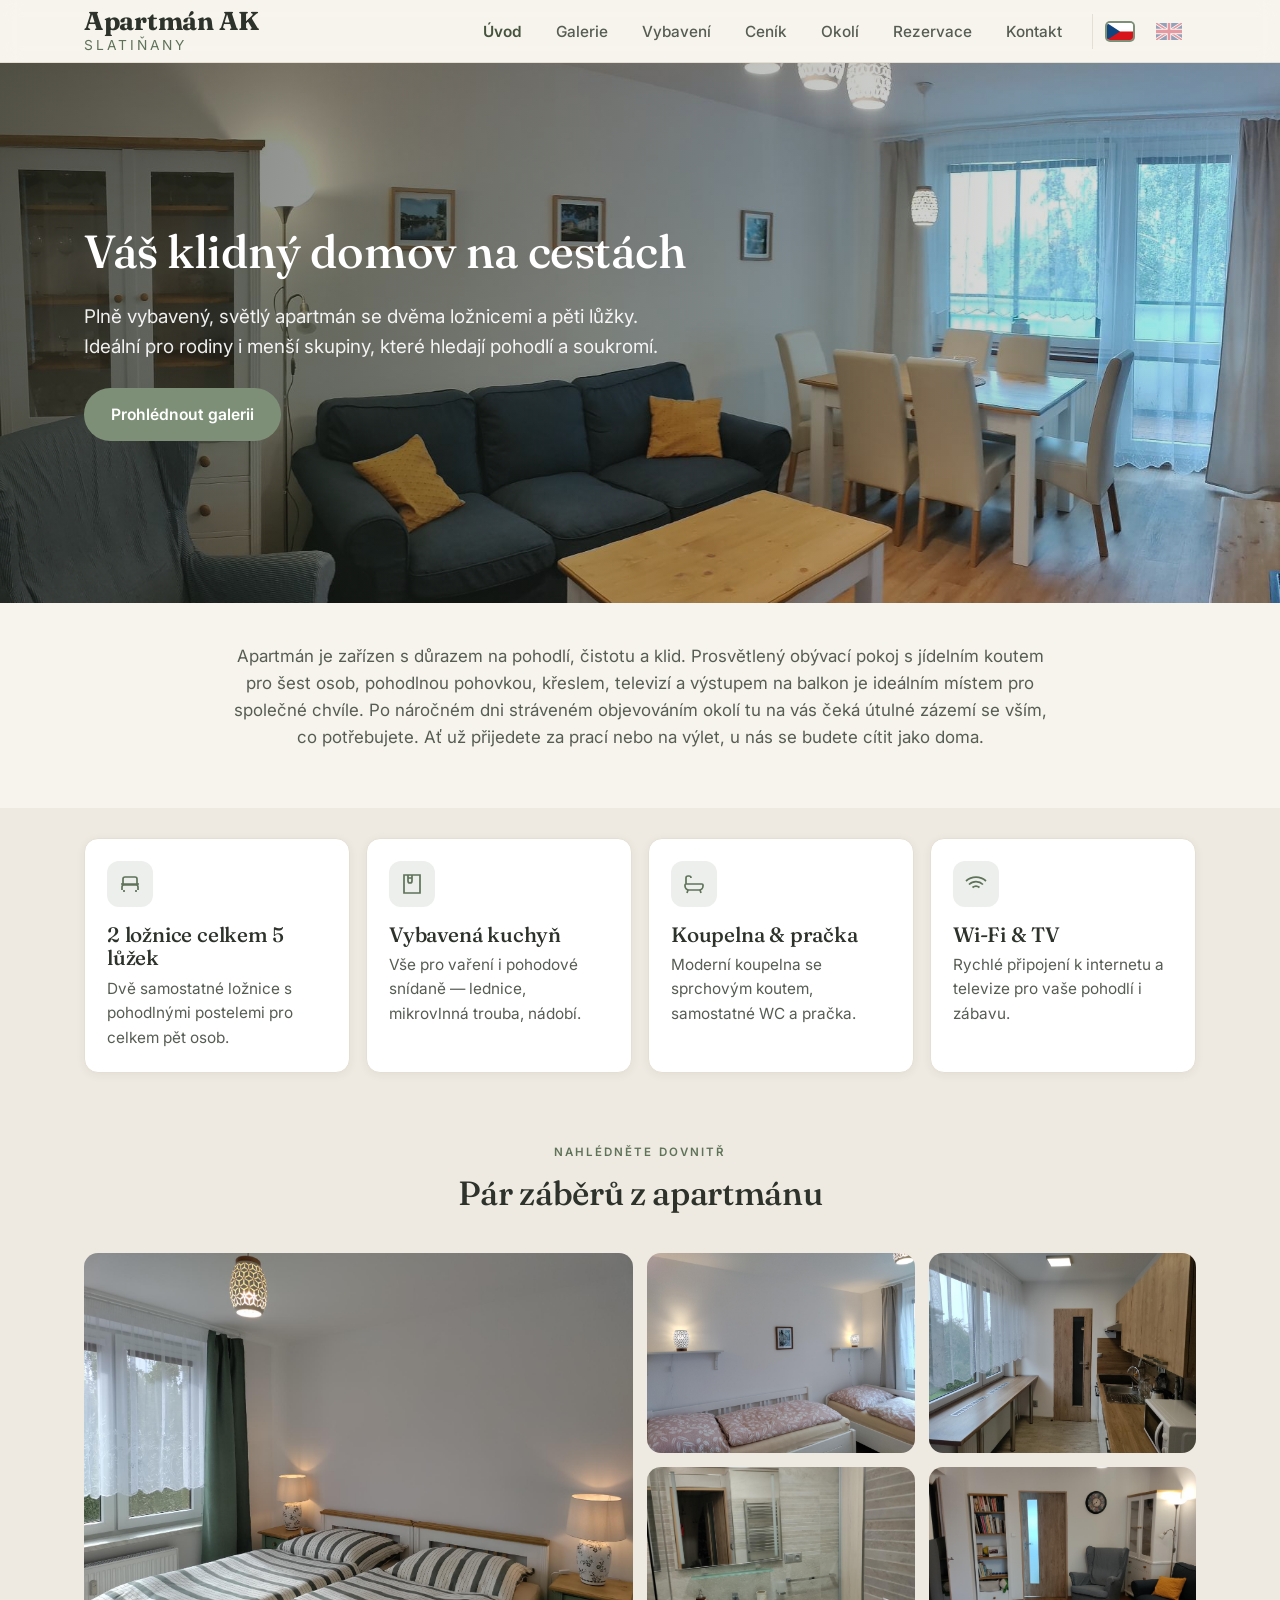
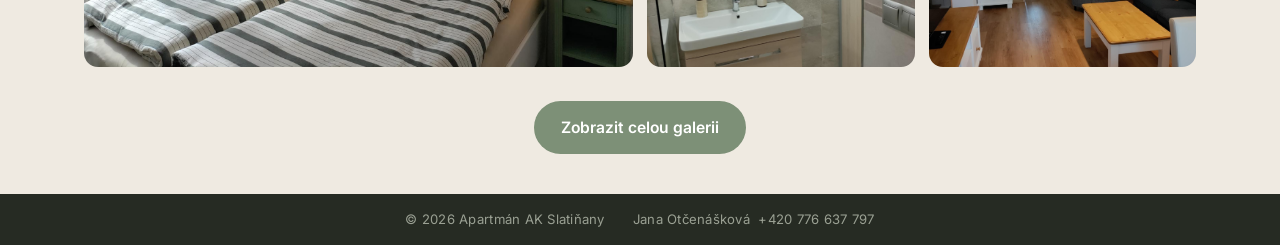
<file: index.html>
<!DOCTYPE html>
<html lang="cs">
<head>
  <meta charset="UTF-8" />
  <meta name="viewport" content="width=device-width, initial-scale=1.0" />
  <title>Apartmán AK Slatiňany — plně vybavený apartmán ke krátkodobému ubytování</title>
  <meta name="description" content="Apartmán AK Slatiňany — plně vybavený apartmán se dvěma ložnicemi (5 lůžek), kuchyní, koupelnou a balkonem. Ideální pro krátkodobé ubytování ve Slatiňanech." />
  <link rel="preconnect" href="https://fonts.googleapis.com" />
  <link rel="preconnect" href="https://fonts.gstatic.com" crossorigin />
  <link href="https://fonts.googleapis.com/css2?family=Fraunces:opsz,wght@9..144,400;9..144,500;9..144,600&family=Inter:wght@400;500;600&display=swap" rel="stylesheet" />
  <link rel="stylesheet" href="css/style.css?v=7" />
</head>
<body>

  <!-- Hlavička -->
  <header class="site-header">
    <div class="container">
      <nav class="nav" aria-label="Hlavní navigace">
        <a href="index.html" class="brand">
          <span class="brand__name">Apartmán AK</span>
          <span class="brand__sub">Slatiňany</span>
        </a>
        <button class="nav__toggle" aria-label="Otevřít menu" aria-expanded="false">
          <span></span><span></span><span></span>
        </button>
        <ul class="nav__links">
          <li><a href="index.html" class="is-active">Úvod</a></li>
          <li><a href="galerie.html">Galerie</a></li>
          <li><a href="vybaveni.html">Vybavení</a></li>
          <li><a href="cenik.html">Ceník</a></li>
          <li><a href="okoli.html">Okolí</a></li>
          <li><a href="rezervace.html">Rezervace</a></li>
          <li><a href="kontakt.html">Kontakt</a></li>
          <li class="nav__lang">
            <span class="lang-flag is-active" title="Čeština" aria-label="Čeština"><svg class="flag" viewBox="0 0 6 4" preserveAspectRatio="none" aria-hidden="true"><path fill="#fff" d="M0 0h6v2H0z"/><path fill="#d7141a" d="M0 2h6v2H0z"/><path fill="#11457e" d="M0 0l3 2-3 2z"/></svg></span>
            <a class="lang-flag" href="en/index.html" title="English" aria-label="Switch to English"><svg class="flag" viewBox="0 0 60 30" preserveAspectRatio="none" aria-hidden="true"><rect width="60" height="30" fill="#012169"/><path d="M0 0l60 30M60 0L0 30" stroke="#fff" stroke-width="6"/><path d="M0 0l60 30M60 0L0 30" stroke="#c8102e" stroke-width="3"/><path d="M30 0v30M0 15h60" stroke="#fff" stroke-width="10"/><path d="M30 0v30M0 15h60" stroke="#c8102e" stroke-width="6"/></svg></a>
          </li>
        </ul>
      </nav>
    </div>
  </header>

  <!-- Hero -->
  <section class="hero">
    <div class="hero__bg">
      <img src="fotky/IMG_20260723_090541.jpg" alt="Světlý obývací pokoj s pohovkou a jídelním koutem v apartmánu AK Slatiňany" />
    </div>
    <div class="container">
      <div class="hero__inner">
        <h1>Váš klidný domov na cestách</h1>
        <p>Plně vybavený, světlý apartmán se dvěma ložnicemi a pěti lůžky. Ideální pro rodiny i menší skupiny, které hledají pohodlí a soukromí.</p>
        <div class="btn-row" style="margin-top: 26px;">
          <a href="galerie.html" class="btn btn--primary">Prohlédnout galerii</a>
        </div>
      </div>
    </div>
  </section>

  <!-- Uvítání -->
  <section class="section">
    <div class="container center">
      <p class="lead" style="max-width: 76ch;">Apartmán je zařízen s důrazem na pohodlí, čistotu a klid. Prosvětlený obývací pokoj s jídelním koutem pro šest osob, pohodlnou pohovkou, křeslem, televizí a výstupem na balkon je ideálním místem pro společné chvíle. Po náročném dni stráveném objevováním okolí tu na vás čeká útulné zázemí se vším, co potřebujete. Ať už přijedete za prací nebo na výlet, u nás se budete cítit jako doma.</p>
    </div>
  </section>

  <!-- Přednosti -->
  <section class="section section--alt section--tight">
    <div class="container">
      <div class="features">
        <div class="feature">
          <div class="feature__icon">
            <svg viewBox="0 0 24 24" fill="none" stroke="currentColor" stroke-width="1.7"><path d="M3 12h18M5 12V7a2 2 0 0 1 2-2h10a2 2 0 0 1 2 2v5M4 18v-3a2 2 0 0 1 2-2h12a2 2 0 0 1 2 2v3M6 18v2M18 18v2"/></svg>
          </div>
          <h3>2 ložnice celkem 5 lůžek</h3>
          <p>Dvě samostatné ložnice s pohodlnými postelemi pro celkem pět osob.</p>
        </div>
        <div class="feature">
          <div class="feature__icon">
            <svg viewBox="0 0 24 24" fill="none" stroke="currentColor" stroke-width="1.7"><path d="M4 3h16v18H4zM8 3v6M8 6h4M8 9a2 2 0 0 0 4 0V3"/></svg>
          </div>
          <h3>Vybavená kuchyň</h3>
          <p>Vše pro vaření i pohodové snídaně — lednice, mikrovlnná trouba, nádobí.</p>
        </div>
        <div class="feature">
          <div class="feature__icon">
            <svg viewBox="0 0 24 24" fill="none" stroke="currentColor" stroke-width="1.7"><path d="M4 12V6a2 2 0 0 1 2-2h1a2 2 0 0 1 2 2M4 12h16a1 1 0 0 1 1 1v1a4 4 0 0 1-4 4H7a4 4 0 0 1-4-4v-1a1 1 0 0 1 1-1ZM6 18l-1 3M18 18l1 3"/></svg>
          </div>
          <h3>Koupelna &amp; pračka</h3>
          <p>Moderní koupelna se sprchovým koutem, samostatné WC a pračka.</p>
        </div>
        <div class="feature">
          <div class="feature__icon">
            <svg viewBox="0 0 24 24" fill="none" stroke="currentColor" stroke-width="1.7"><path d="M5 12.5a10 10 0 0 1 14 0M8.5 15.5a5.5 5.5 0 0 1 7 0M12 18.5h.01M2 9a15 15 0 0 1 20 0"/></svg>
          </div>
          <h3>Wi-Fi &amp; TV</h3>
          <p>Rychlé připojení k internetu a televize pro vaše pohodlí i zábavu.</p>
        </div>
      </div>
    </div>
  </section>

  <!-- Náhled fotek -->
  <section class="section section--alt">
    <div class="container">
      <div class="center" style="margin-bottom: 40px;">
        <p class="eyebrow">Nahlédněte dovnitř</p>
        <h2>Pár záběrů z apartmánu</h2>
      </div>
      <div class="teaser-grid">
        <a href="galerie.html" class="wide tall"><img src="fotky/IMG_20260723_090029.jpg" alt="Ložnice s manželskou postelí" /></a>
        <a href="galerie.html"><img src="fotky/IMG_20260723_085509.jpg" alt="Druhá ložnice" /></a>
        <a href="galerie.html"><img src="fotky/IMG_20260723_090947.jpg" alt="Vybavená kuchyně" /></a>
        <a href="galerie.html"><img src="fotky/IMG_20260723_091355.jpg" alt="Koupelna" /></a>
        <a href="galerie.html"><img src="fotky/IMG_20260723_090735.jpg" alt="Obývací pokoj s knihovnou" /></a>
      </div>
      <div class="center" style="margin-top: 34px;">
        <a href="galerie.html" class="btn btn--primary">Zobrazit celou galerii</a>
      </div>
    </div>
  </section>

  <div class="copyright-bar"><span class="cb-brand">© <span id="year">2026</span> Apartmán AK Slatiňany</span><span class="cb-tel">Jana Otčenášková&nbsp;&nbsp;+420 776 637 797</span></div>

  <script src="js/main.js"></script>
</body>
</html>
</file>
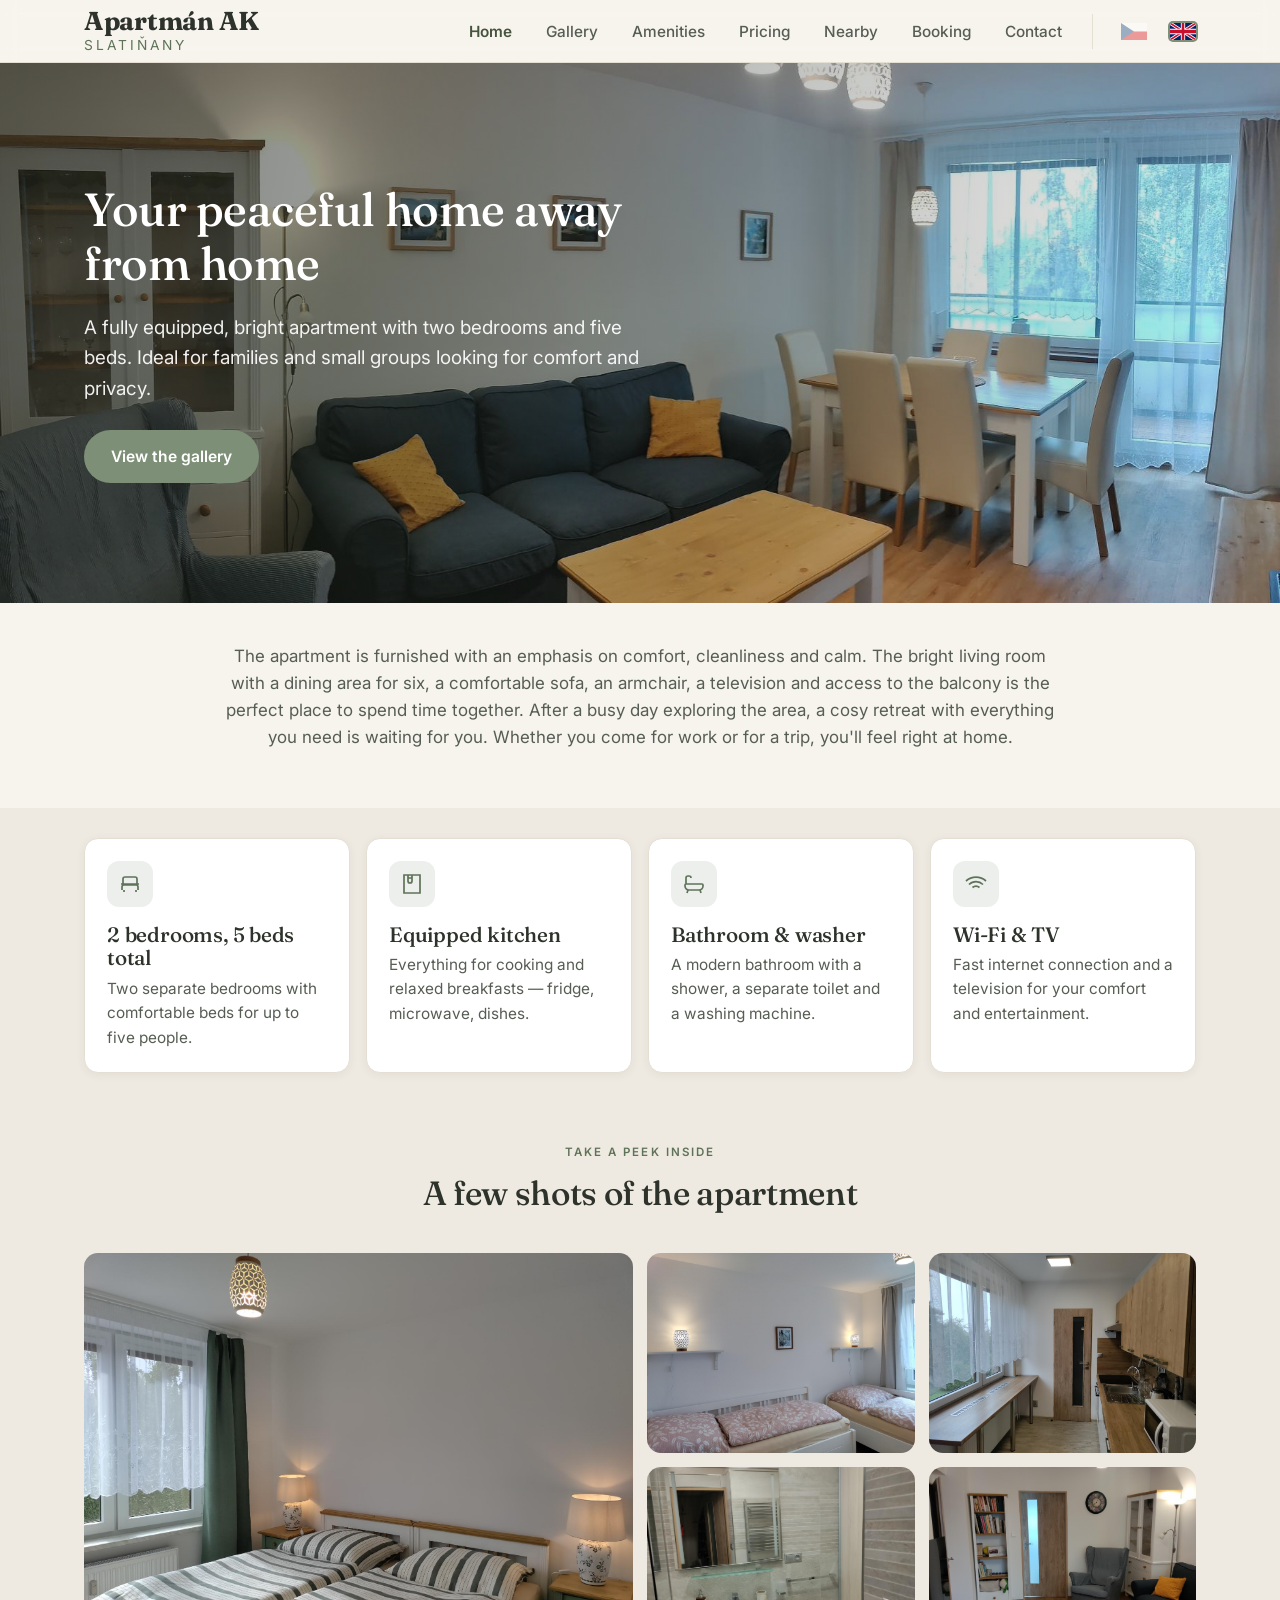
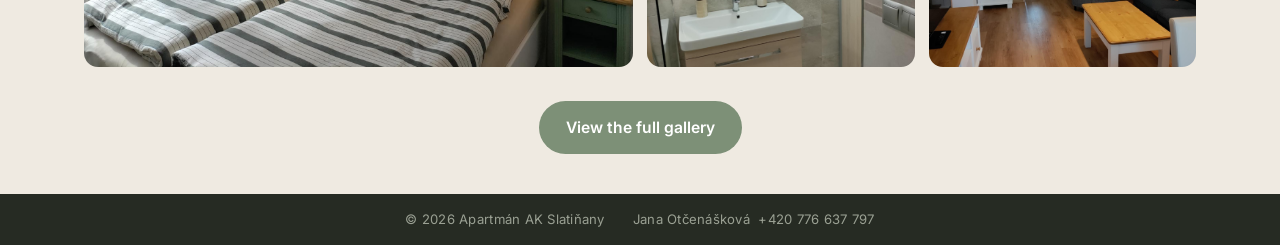
<file: en/index.html>
<!DOCTYPE html>
<html lang="en">
<head>
  <meta charset="UTF-8" />
  <meta name="viewport" content="width=device-width, initial-scale=1.0" />
  <title>Apartmán AK Slatiňany — fully equipped apartment for short stays</title>
  <meta name="description" content="Apartmán AK Slatiňany — a fully equipped apartment with two bedrooms (5 beds), a kitchen, a bathroom and a balcony. Ideal for short-term stays in Slatiňany." />
  <link rel="preconnect" href="https://fonts.googleapis.com" />
  <link rel="preconnect" href="https://fonts.gstatic.com" crossorigin />
  <link href="https://fonts.googleapis.com/css2?family=Fraunces:opsz,wght@9..144,400;9..144,500;9..144,600&family=Inter:wght@400;500;600&display=swap" rel="stylesheet" />
  <link rel="stylesheet" href="../css/style.css?v=7" />
</head>
<body>

  <!-- Header -->
  <header class="site-header">
    <div class="container">
      <nav class="nav" aria-label="Main navigation">
        <a href="index.html" class="brand">
          <span class="brand__name">Apartmán AK</span>
          <span class="brand__sub">Slatiňany</span>
        </a>
        <button class="nav__toggle" aria-label="Open menu" aria-expanded="false">
          <span></span><span></span><span></span>
        </button>
        <ul class="nav__links">
          <li><a href="index.html" class="is-active">Home</a></li>
          <li><a href="galerie.html">Gallery</a></li>
          <li><a href="vybaveni.html">Amenities</a></li>
          <li><a href="cenik.html">Pricing</a></li>
          <li><a href="okoli.html">Nearby</a></li>
          <li><a href="rezervace.html">Booking</a></li>
          <li><a href="kontakt.html">Contact</a></li>
          <li class="nav__lang">
            <a class="lang-flag" href="../index.html" title="Čeština" aria-label="Přepnout do češtiny"><svg class="flag" viewBox="0 0 6 4" preserveAspectRatio="none" aria-hidden="true"><path fill="#fff" d="M0 0h6v2H0z"/><path fill="#d7141a" d="M0 2h6v2H0z"/><path fill="#11457e" d="M0 0l3 2-3 2z"/></svg></a>
            <span class="lang-flag is-active" title="English" aria-label="English"><svg class="flag" viewBox="0 0 60 30" preserveAspectRatio="none" aria-hidden="true"><rect width="60" height="30" fill="#012169"/><path d="M0 0l60 30M60 0L0 30" stroke="#fff" stroke-width="6"/><path d="M0 0l60 30M60 0L0 30" stroke="#c8102e" stroke-width="3"/><path d="M30 0v30M0 15h60" stroke="#fff" stroke-width="10"/><path d="M30 0v30M0 15h60" stroke="#c8102e" stroke-width="6"/></svg></span>
          </li>
        </ul>
      </nav>
    </div>
  </header>

  <!-- Hero -->
  <section class="hero">
    <div class="hero__bg">
      <img src="../fotky/IMG_20260723_090541.jpg" alt="Bright living room with a sofa and dining area in Apartmán AK Slatiňany" />
    </div>
    <div class="container">
      <div class="hero__inner">
        <h1>Your peaceful home away from home</h1>
        <p>A fully equipped, bright apartment with two bedrooms and five beds. Ideal for families and small groups looking for comfort and privacy.</p>
        <div class="btn-row" style="margin-top: 26px;">
          <a href="galerie.html" class="btn btn--primary">View the gallery</a>
        </div>
      </div>
    </div>
  </section>

  <!-- Welcome -->
  <section class="section">
    <div class="container center">
      <p class="lead" style="max-width: 76ch;">The apartment is furnished with an emphasis on comfort, cleanliness and calm. The bright living room with a dining area for six, a comfortable sofa, an armchair, a television and access to the balcony is the perfect place to spend time together. After a busy day exploring the area, a cosy retreat with everything you need is waiting for you. Whether you come for work or for a trip, you'll feel right at home.</p>
    </div>
  </section>

  <!-- Highlights -->
  <section class="section section--alt section--tight">
    <div class="container">
      <div class="features">
        <div class="feature">
          <div class="feature__icon">
            <svg viewBox="0 0 24 24" fill="none" stroke="currentColor" stroke-width="1.7"><path d="M3 12h18M5 12V7a2 2 0 0 1 2-2h10a2 2 0 0 1 2 2v5M4 18v-3a2 2 0 0 1 2-2h12a2 2 0 0 1 2 2v3M6 18v2M18 18v2"/></svg>
          </div>
          <h3>2 bedrooms, 5 beds total</h3>
          <p>Two separate bedrooms with comfortable beds for up to five people.</p>
        </div>
        <div class="feature">
          <div class="feature__icon">
            <svg viewBox="0 0 24 24" fill="none" stroke="currentColor" stroke-width="1.7"><path d="M4 3h16v18H4zM8 3v6M8 6h4M8 9a2 2 0 0 0 4 0V3"/></svg>
          </div>
          <h3>Equipped kitchen</h3>
          <p>Everything for cooking and relaxed breakfasts — fridge, microwave, dishes.</p>
        </div>
        <div class="feature">
          <div class="feature__icon">
            <svg viewBox="0 0 24 24" fill="none" stroke="currentColor" stroke-width="1.7"><path d="M4 12V6a2 2 0 0 1 2-2h1a2 2 0 0 1 2 2M4 12h16a1 1 0 0 1 1 1v1a4 4 0 0 1-4 4H7a4 4 0 0 1-4-4v-1a1 1 0 0 1 1-1ZM6 18l-1 3M18 18l1 3"/></svg>
          </div>
          <h3>Bathroom &amp; washer</h3>
          <p>A modern bathroom with a shower, a separate toilet and a washing machine.</p>
        </div>
        <div class="feature">
          <div class="feature__icon">
            <svg viewBox="0 0 24 24" fill="none" stroke="currentColor" stroke-width="1.7"><path d="M5 12.5a10 10 0 0 1 14 0M8.5 15.5a5.5 5.5 0 0 1 7 0M12 18.5h.01M2 9a15 15 0 0 1 20 0"/></svg>
          </div>
          <h3>Wi-Fi &amp; TV</h3>
          <p>Fast internet connection and a television for your comfort and entertainment.</p>
        </div>
      </div>
    </div>
  </section>

  <!-- Photo teaser -->
  <section class="section section--alt">
    <div class="container">
      <div class="center" style="margin-bottom: 40px;">
        <p class="eyebrow">Take a peek inside</p>
        <h2>A few shots of the apartment</h2>
      </div>
      <div class="teaser-grid">
        <a href="galerie.html" class="wide tall"><img src="../fotky/IMG_20260723_090029.jpg" alt="Bedroom with a double bed" /></a>
        <a href="galerie.html"><img src="../fotky/IMG_20260723_085509.jpg" alt="Second bedroom" /></a>
        <a href="galerie.html"><img src="../fotky/IMG_20260723_090947.jpg" alt="Equipped kitchen" /></a>
        <a href="galerie.html"><img src="../fotky/IMG_20260723_091355.jpg" alt="Bathroom" /></a>
        <a href="galerie.html"><img src="../fotky/IMG_20260723_090735.jpg" alt="Living room with a bookcase" /></a>
      </div>
      <div class="center" style="margin-top: 34px;">
        <a href="galerie.html" class="btn btn--primary">View the full gallery</a>
      </div>
    </div>
  </section>

  <div class="copyright-bar"><span class="cb-brand">© <span id="year">2026</span> Apartmán AK Slatiňany</span><span class="cb-tel">Jana Otčenášková&nbsp;&nbsp;+420 776 637 797</span></div>

  <script src="../js/main.js"></script>
</body>
</html>
</file>
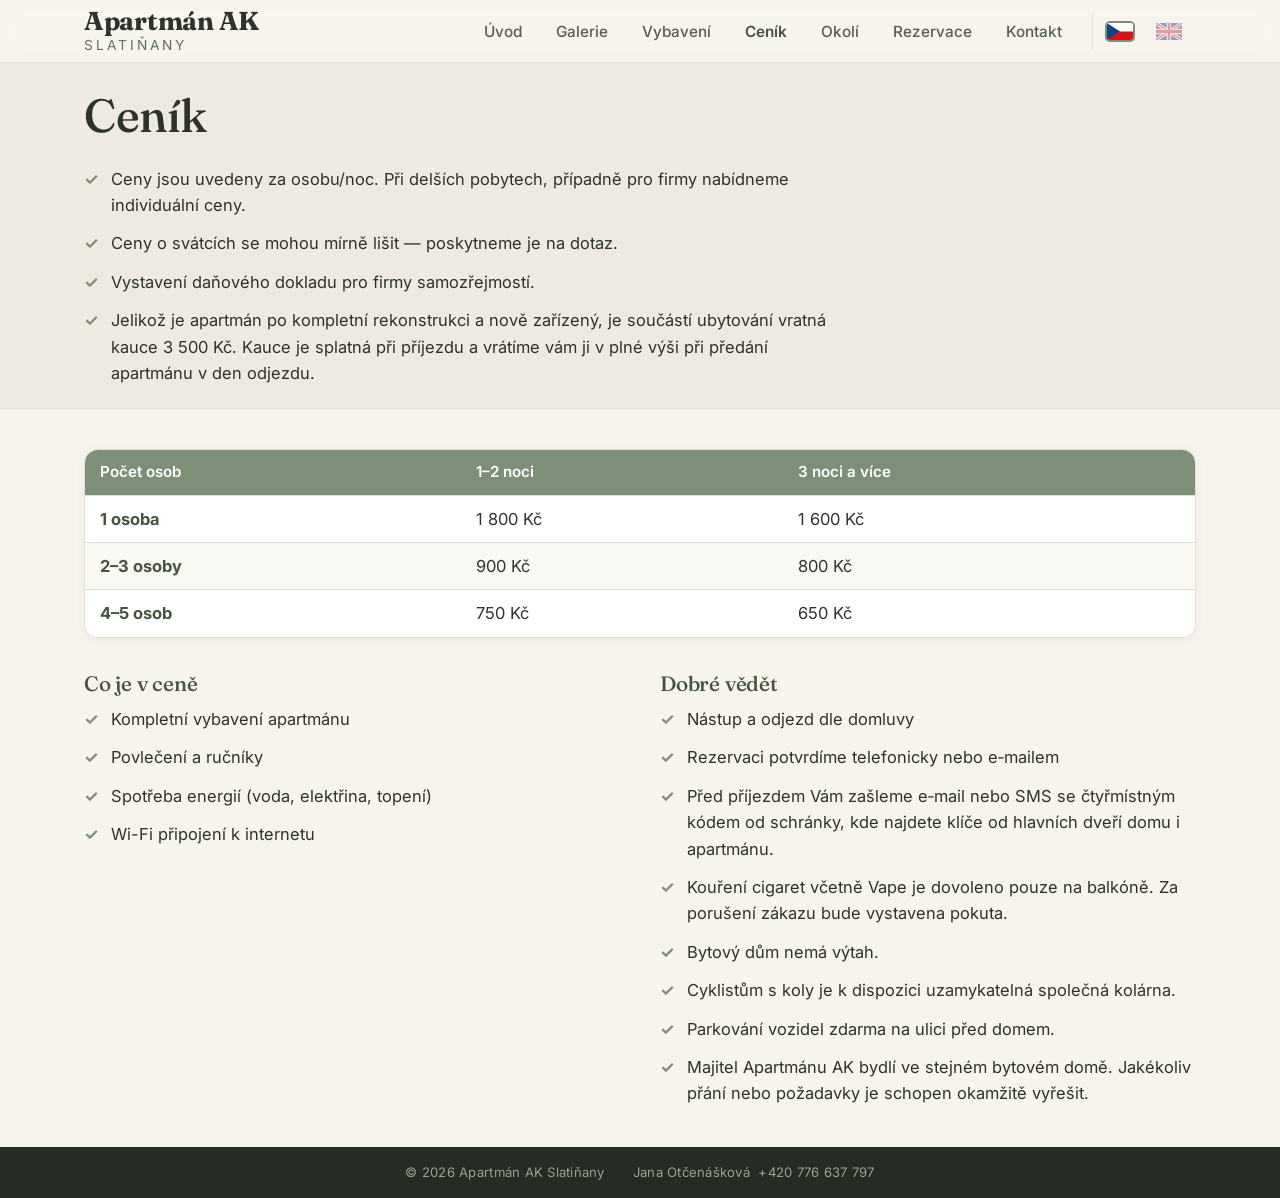
<file: cenik.html>
<!DOCTYPE html>
<html lang="cs">
<head>
  <meta charset="UTF-8" />
  <meta name="viewport" content="width=device-width, initial-scale=1.0" />
  <title>Ceník — Apartmán AK Slatiňany</title>
  <meta name="description" content="Ceník ubytování v apartmánu AK Slatiňany. Ceny se liší podle počtu osob a délky pobytu." />
  <link rel="preconnect" href="https://fonts.googleapis.com" />
  <link rel="preconnect" href="https://fonts.gstatic.com" crossorigin />
  <link href="https://fonts.googleapis.com/css2?family=Fraunces:opsz,wght@9..144,400;9..144,500;9..144,600&family=Inter:wght@400;500;600&display=swap" rel="stylesheet" />
  <link rel="stylesheet" href="css/style.css?v=7" />
</head>
<body>

  <header class="site-header">
    <div class="container">
      <nav class="nav" aria-label="Hlavní navigace">
        <a href="index.html" class="brand">
          <span class="brand__name">Apartmán AK</span>
          <span class="brand__sub">Slatiňany</span>
        </a>
        <button class="nav__toggle" aria-label="Otevřít menu" aria-expanded="false">
          <span></span><span></span><span></span>
        </button>
        <ul class="nav__links">
          <li><a href="index.html">Úvod</a></li>
          <li><a href="galerie.html">Galerie</a></li>
          <li><a href="vybaveni.html">Vybavení</a></li>
          <li><a href="cenik.html" class="is-active">Ceník</a></li>
          <li><a href="okoli.html">Okolí</a></li>
          <li><a href="rezervace.html">Rezervace</a></li>
          <li><a href="kontakt.html">Kontakt</a></li>
          <li class="nav__lang">
            <span class="lang-flag is-active" title="Čeština" aria-label="Čeština"><svg class="flag" viewBox="0 0 6 4" preserveAspectRatio="none" aria-hidden="true"><path fill="#fff" d="M0 0h6v2H0z"/><path fill="#d7141a" d="M0 2h6v2H0z"/><path fill="#11457e" d="M0 0l3 2-3 2z"/></svg></span>
            <a class="lang-flag" href="en/cenik.html" title="English" aria-label="Switch to English"><svg class="flag" viewBox="0 0 60 30" preserveAspectRatio="none" aria-hidden="true"><rect width="60" height="30" fill="#012169"/><path d="M0 0l60 30M60 0L0 30" stroke="#fff" stroke-width="6"/><path d="M0 0l60 30M60 0L0 30" stroke="#c8102e" stroke-width="3"/><path d="M30 0v30M0 15h60" stroke="#fff" stroke-width="10"/><path d="M30 0v30M0 15h60" stroke="#c8102e" stroke-width="6"/></svg></a>
          </li>
        </ul>
      </nav>
    </div>
  </header>

  <section class="pagehead">
    <div class="container">
      <h1>Ceník</h1>
      <ul class="info-list" style="max-width: 76ch; margin-top: 10px;">
        <li>Ceny jsou uvedeny za osobu/noc. Při delších pobytech, případně pro firmy nabídneme individuální ceny.</li>
        <li>Ceny o svátcích se mohou mírně lišit — poskytneme je na dotaz.</li>
        <li>Vystavení daňového dokladu pro firmy samozřejmostí.</li>
        <li>Jelikož je apartmán po kompletní rekonstrukci a nově zařízený, je součástí ubytování vratná kauce 3 500 Kč. Kauce je splatná při příjezdu a vrátíme vám ji v plné výši při předání apartmánu v den odjezdu.</li>
      </ul>
    </div>
  </section>

  <section class="section">
    <div class="container">

      <!-- Ceník podle počtu osob a délky pobytu -->
      <div class="table-wrap" style="margin-bottom: 34px;">
        <table class="price">
          <thead>
            <tr>
              <th>Počet osob</th>
              <th>1–2 noci</th>
              <th>3 noci a více</th>
            </tr>
          </thead>
          <tbody>
            <tr>
              <td><strong>1 osoba</strong></td>
              <td>1 800 Kč</td>
              <td>1 600 Kč</td>
            </tr>
            <tr>
              <td><strong>2–3 osoby</strong></td>
              <td>900 Kč</td>
              <td>800 Kč</td>
            </tr>
            <tr>
              <td><strong>4–5 osob</strong></td>
              <td>750 Kč</td>
              <td>650 Kč</td>
            </tr>
          </tbody>
        </table>
      </div>

      <div class="split" style="align-items: start; gap: 40px;">
        <div>
          <h3 style="color: var(--sage-deep);">Co je v ceně</h3>
          <ul class="info-list">
            <li>Kompletní vybavení apartmánu</li>
            <li>Povlečení a ručníky</li>
            <li>Spotřeba energií (voda, elektřina, topení)</li>
            <li>Wi-Fi připojení k internetu</li>
          </ul>
        </div>
        <div>
          <h3 style="color: var(--sage-deep);">Dobré vědět</h3>
          <ul class="info-list">
            <li>Nástup a odjezd dle domluvy</li>
            <li>Rezervaci potvrdíme telefonicky nebo e‑mailem</li>
            <li>Před příjezdem Vám zašleme e‑mail nebo SMS se čtyřmístným kódem od schránky, kde najdete klíče od hlavních dveří domu i apartmánu.</li>
            <li>Kouření cigaret včetně Vape je dovoleno pouze na balkóně. Za porušení zákazu bude vystavena pokuta.</li>
            <li>Bytový dům nemá výtah.</li>
            <li>Cyklistům s koly je k dispozici uzamykatelná společná kolárna.</li>
            <li>Parkování vozidel zdarma na ulici před domem.</li>
            <li>Majitel Apartmánu AK bydlí ve stejném bytovém domě. Jakékoliv přání nebo požadavky je schopen okamžitě vyřešit.</li>
          </ul>
        </div>
      </div>

    </div>
  </section>

  <div class="copyright-bar"><span class="cb-brand">© <span id="year">2026</span> Apartmán AK Slatiňany</span><span class="cb-tel">Jana Otčenášková&nbsp;&nbsp;+420 776 637 797</span></div>

  <script src="js/main.js"></script>
</body>
</html>
</file>
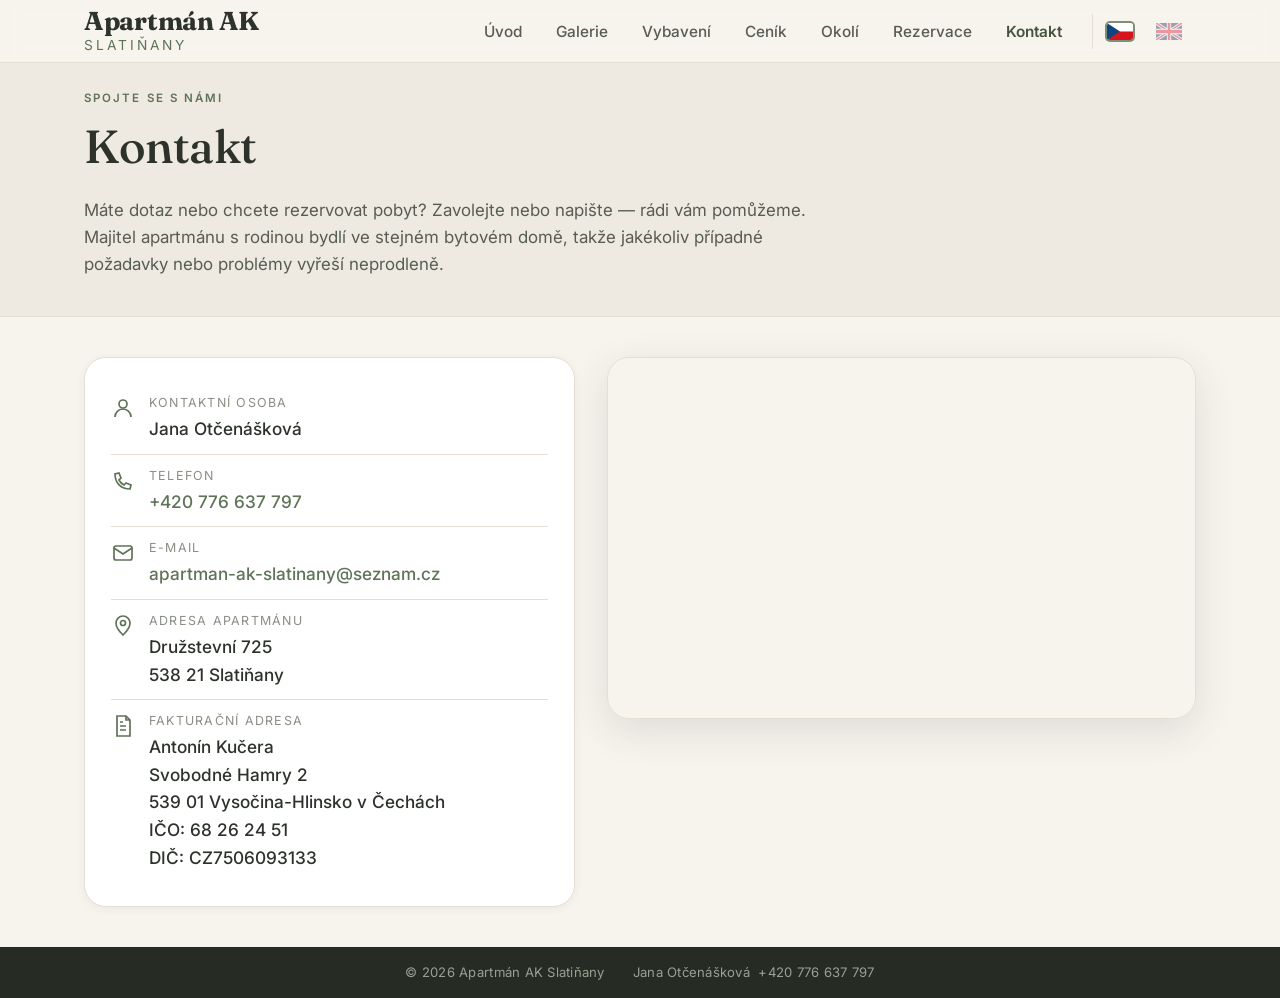
<file: kontakt.html>
<!DOCTYPE html>
<html lang="cs">
<head>
  <meta charset="UTF-8" />
  <meta name="viewport" content="width=device-width, initial-scale=1.0" />
  <title>Kontakt — Apartmán AK Slatiňany</title>
  <meta name="description" content="Kontakt na Apartmán AK Slatiňany — Jana Otčenášková, telefon, e-mail a adresa Družstevní 725, Slatiňany." />
  <link rel="preconnect" href="https://fonts.googleapis.com" />
  <link rel="preconnect" href="https://fonts.gstatic.com" crossorigin />
  <link href="https://fonts.googleapis.com/css2?family=Fraunces:opsz,wght@9..144,400;9..144,500;9..144,600&family=Inter:wght@400;500;600&display=swap" rel="stylesheet" />
  <link rel="stylesheet" href="css/style.css?v=7" />
</head>
<body>

  <header class="site-header">
    <div class="container">
      <nav class="nav" aria-label="Hlavní navigace">
        <a href="index.html" class="brand">
          <span class="brand__name">Apartmán AK</span>
          <span class="brand__sub">Slatiňany</span>
        </a>
        <button class="nav__toggle" aria-label="Otevřít menu" aria-expanded="false">
          <span></span><span></span><span></span>
        </button>
        <ul class="nav__links">
          <li><a href="index.html">Úvod</a></li>
          <li><a href="galerie.html">Galerie</a></li>
          <li><a href="vybaveni.html">Vybavení</a></li>
          <li><a href="cenik.html">Ceník</a></li>
          <li><a href="okoli.html">Okolí</a></li>
          <li><a href="rezervace.html">Rezervace</a></li>
          <li><a href="kontakt.html" class="is-active">Kontakt</a></li>
          <li class="nav__lang">
            <span class="lang-flag is-active" title="Čeština" aria-label="Čeština"><svg class="flag" viewBox="0 0 6 4" preserveAspectRatio="none" aria-hidden="true"><path fill="#fff" d="M0 0h6v2H0z"/><path fill="#d7141a" d="M0 2h6v2H0z"/><path fill="#11457e" d="M0 0l3 2-3 2z"/></svg></span>
            <a class="lang-flag" href="en/kontakt.html" title="English" aria-label="Switch to English"><svg class="flag" viewBox="0 0 60 30" preserveAspectRatio="none" aria-hidden="true"><rect width="60" height="30" fill="#012169"/><path d="M0 0l60 30M60 0L0 30" stroke="#fff" stroke-width="6"/><path d="M0 0l60 30M60 0L0 30" stroke="#c8102e" stroke-width="3"/><path d="M30 0v30M0 15h60" stroke="#fff" stroke-width="10"/><path d="M30 0v30M0 15h60" stroke="#c8102e" stroke-width="6"/></svg></a>
          </li>
        </ul>
      </nav>
    </div>
  </header>

  <section class="pagehead">
    <div class="container">
      <p class="eyebrow">Spojte se s námi</p>
      <h1>Kontakt</h1>
      <p class="lead">Máte dotaz nebo chcete rezervovat pobyt? Zavolejte nebo napište — rádi vám pomůžeme. Majitel apartmánu s rodinou bydlí ve stejném bytovém domě, takže jakékoliv případné požadavky nebo problémy vyřeší neprodleně.</p>
    </div>
  </section>

  <section class="section">
    <div class="container">
      <div class="contact-grid">

        <div class="contact-card">
          <div class="contact-item">
            <svg viewBox="0 0 24 24" fill="none" stroke="currentColor" stroke-width="1.7"><circle cx="12" cy="8" r="4"/><path d="M4 21a8 8 0 0 1 16 0"/></svg>
            <div>
              <div class="label">Kontaktní osoba</div>
              <div class="value">Jana Otčenášková</div>
            </div>
          </div>
          <div class="contact-item">
            <svg viewBox="0 0 24 24" fill="none" stroke="currentColor" stroke-width="1.7"><path d="M4 5c0 9 6 15 15 15l1-4-5-2-2 2a12 12 0 0 1-5-5l2-2-2-5z"/></svg>
            <div>
              <div class="label">Telefon</div>
              <div class="value"><a href="tel:+420776637797">+420 776 637 797</a></div>
            </div>
          </div>
          <div class="contact-item">
            <svg viewBox="0 0 24 24" fill="none" stroke="currentColor" stroke-width="1.7"><rect x="3" y="5" width="18" height="14" rx="2"/><path d="m3 7 9 6 9-6"/></svg>
            <div>
              <div class="label">E-mail</div>
              <div class="value"><a href="mailto:apartman-ak-slatinany@seznam.cz">apartman-ak-slatinany@seznam.cz</a></div>
            </div>
          </div>
          <div class="contact-item">
            <svg viewBox="0 0 24 24" fill="none" stroke="currentColor" stroke-width="1.7"><path d="M12 21s7-6.5 7-12a7 7 0 0 0-14 0c0 5.5 7 12 7 12Z"/><circle cx="12" cy="9" r="2.5"/></svg>
            <div>
              <div class="label">Adresa apartmánu</div>
              <div class="value">Družstevní 725<br>538 21 Slatiňany</div>
            </div>
          </div>
          <div class="contact-item">
            <svg viewBox="0 0 24 24" fill="none" stroke="currentColor" stroke-width="1.7"><path d="M6 2h9l4 4v16H6zM15 2v4h4M9 12h6M9 16h6M9 8h3"/></svg>
            <div>
              <div class="label">Fakturační adresa</div>
              <div class="value">Antonín Kučera<br>Svobodné Hamry 2<br>539 01 Vysočina-Hlinsko v Čechách<br>IČO: 68 26 24 51<br>DIČ: CZ7506093133</div>
            </div>
          </div>

        </div>

        <div class="map-embed">
          <iframe
            src="https://www.google.com/maps/embed?pb=!1m18!1m12!1m3!1d2569.1164166894764!2d15.8164572764277!3d49.91538982574498!2m3!1f0!2f0!3f0!3m2!1i1024!2i768!4f13.1!3m3!1m2!1s0x470db63d4f11700b%3A0xfccb1a9419da85ae!2zRHJ1xb5zdGV2bsOtIDcyNSwgNTM4IDIxIFNsYXRpxYhhbnk!5e0!3m2!1sen!2scz!4v1784929742133!5m2!1sen!2scz"
            width="600" height="450" style="border:0;" allowfullscreen="" loading="lazy"
            referrerpolicy="strict-origin-when-cross-origin"
            title="Mapa — Apartmán AK Slatiňany, Družstevní 725"></iframe>
        </div>

      </div>
    </div>
  </section>

  <div class="copyright-bar"><span class="cb-brand">© <span id="year">2026</span> Apartmán AK Slatiňany</span><span class="cb-tel">Jana Otčenášková&nbsp;&nbsp;+420 776 637 797</span></div>

  <script src="js/main.js"></script>
</body>
</html>
</file>
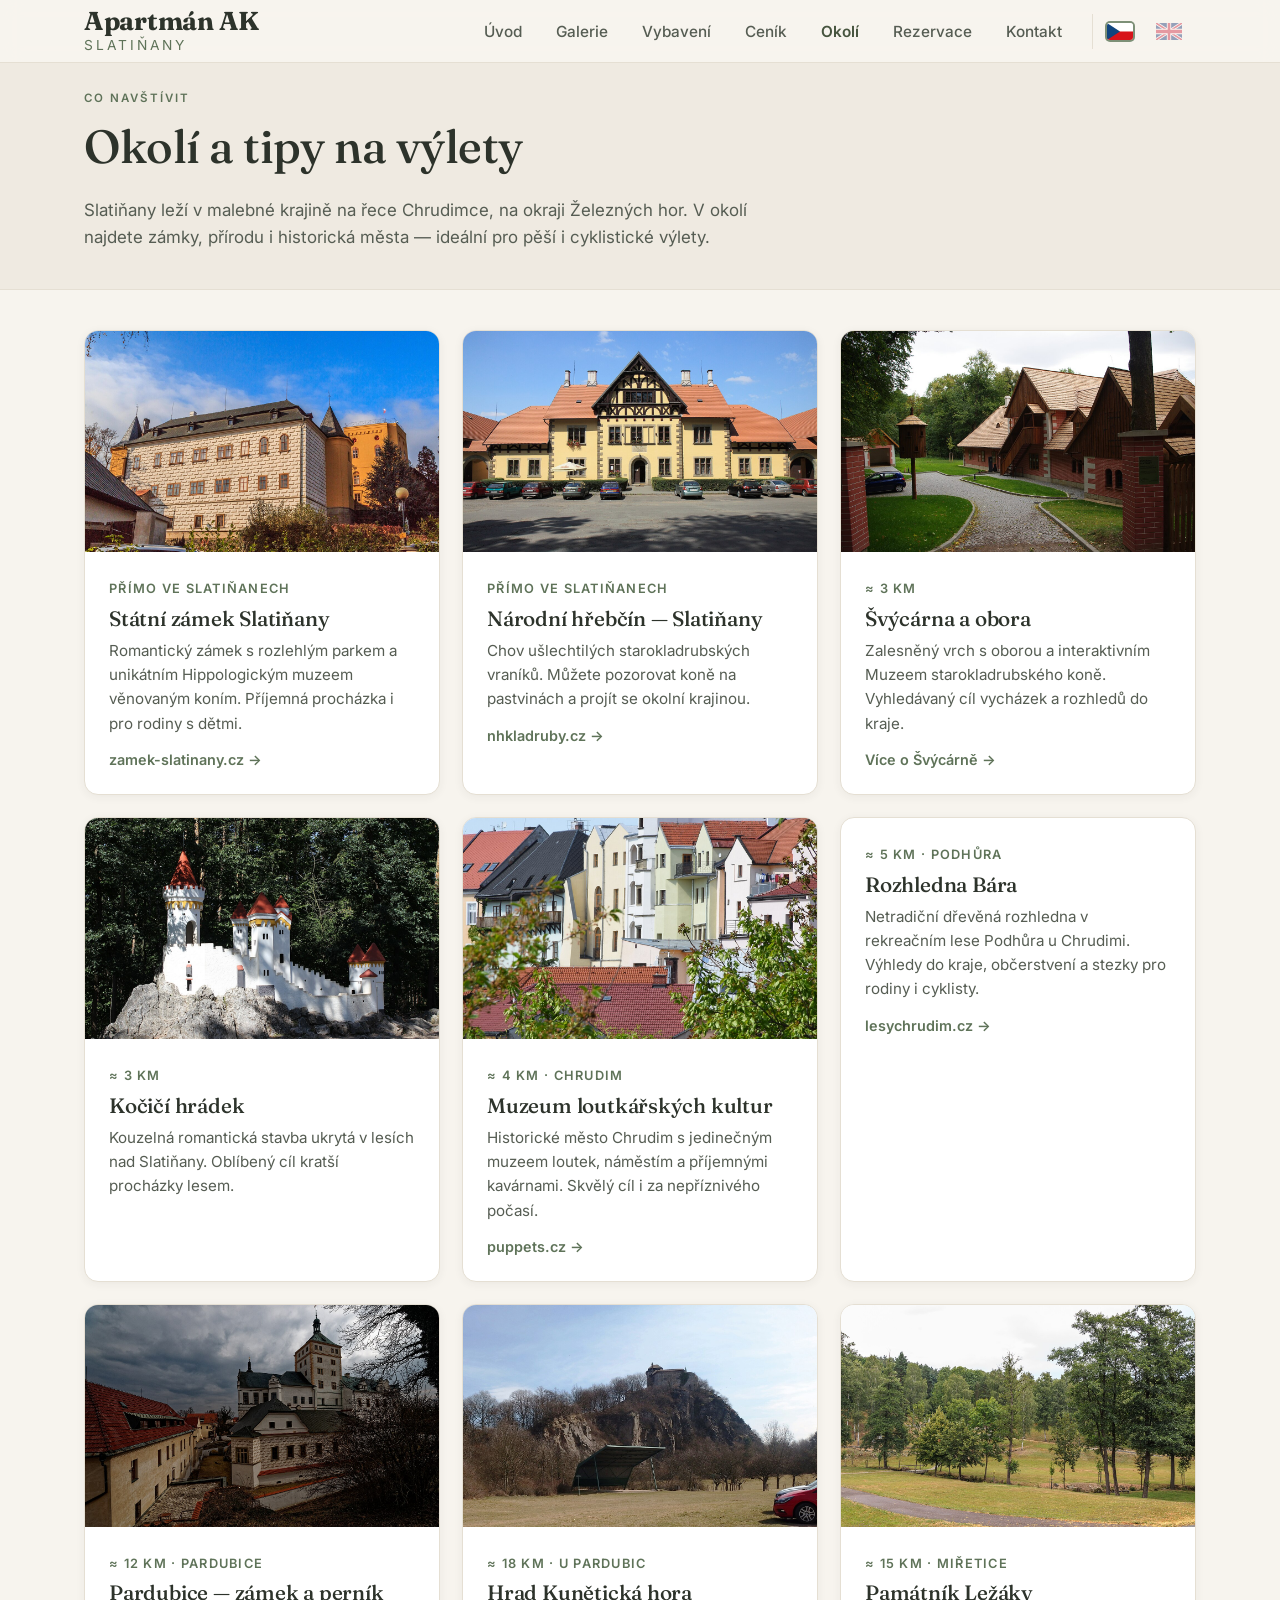
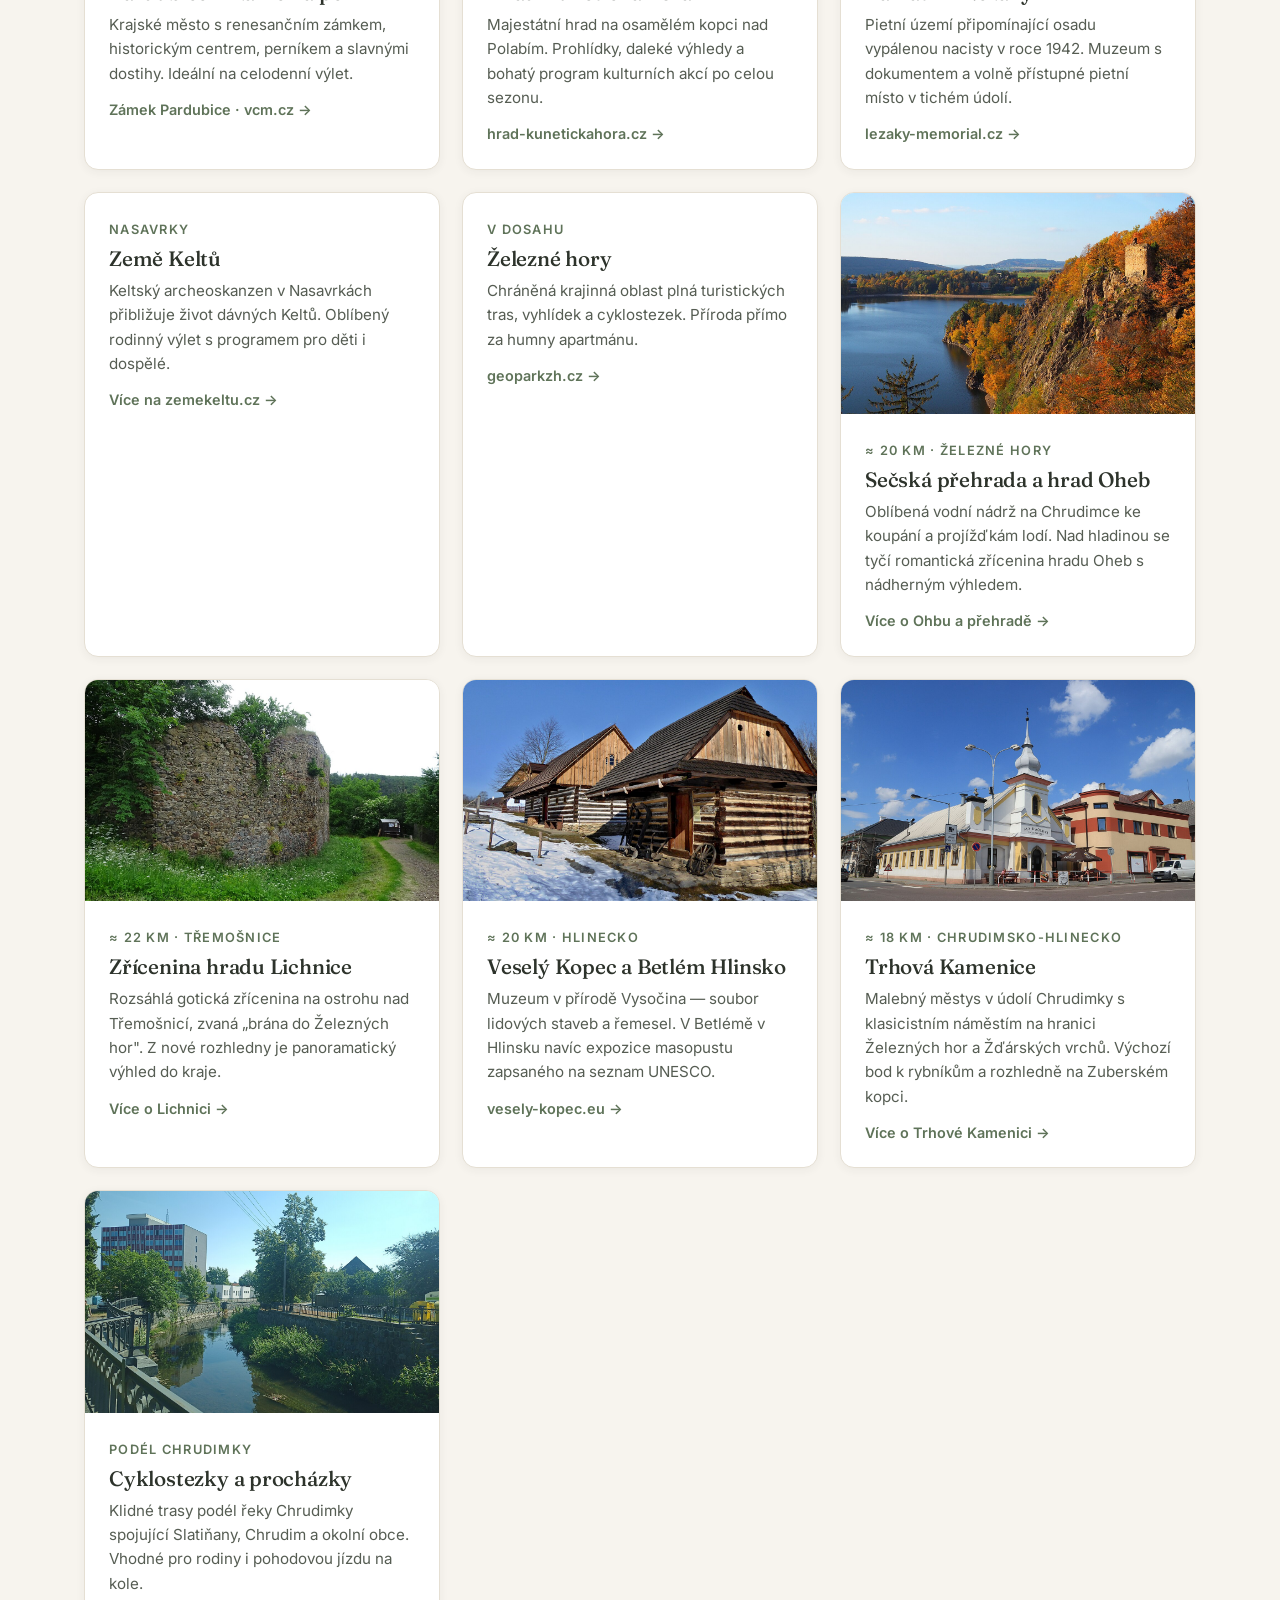
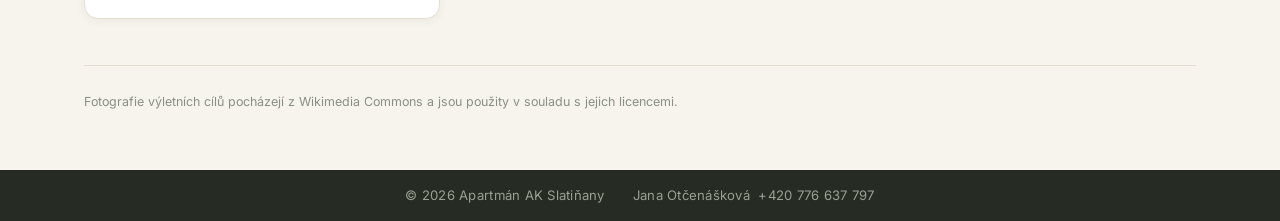
<file: okoli.html>
<!DOCTYPE html>
<html lang="cs">
<head>
  <meta charset="UTF-8" />
  <meta name="viewport" content="width=device-width, initial-scale=1.0" />
  <title>Okolí a výlety — Apartmán AK Slatiňany</title>
  <meta name="description" content="Tipy na výlety v okolí Slatiňan — zámek Slatiňany, hřebčín, Švýcárna, Chrudim, Pardubice a Železné hory." />
  <link rel="preconnect" href="https://fonts.googleapis.com" />
  <link rel="preconnect" href="https://fonts.gstatic.com" crossorigin />
  <link href="https://fonts.googleapis.com/css2?family=Fraunces:opsz,wght@9..144,400;9..144,500;9..144,600&family=Inter:wght@400;500;600&display=swap" rel="stylesheet" />
  <link rel="stylesheet" href="css/style.css?v=7" />
</head>
<body>

  <header class="site-header">
    <div class="container">
      <nav class="nav" aria-label="Hlavní navigace">
        <a href="index.html" class="brand">
          <span class="brand__name">Apartmán AK</span>
          <span class="brand__sub">Slatiňany</span>
        </a>
        <button class="nav__toggle" aria-label="Otevřít menu" aria-expanded="false">
          <span></span><span></span><span></span>
        </button>
        <ul class="nav__links">
          <li><a href="index.html">Úvod</a></li>
          <li><a href="galerie.html">Galerie</a></li>
          <li><a href="vybaveni.html">Vybavení</a></li>
          <li><a href="cenik.html">Ceník</a></li>
          <li><a href="okoli.html" class="is-active">Okolí</a></li>
          <li><a href="rezervace.html">Rezervace</a></li>
          <li><a href="kontakt.html">Kontakt</a></li>
          <li class="nav__lang">
            <span class="lang-flag is-active" title="Čeština" aria-label="Čeština"><svg class="flag" viewBox="0 0 6 4" preserveAspectRatio="none" aria-hidden="true"><path fill="#fff" d="M0 0h6v2H0z"/><path fill="#d7141a" d="M0 2h6v2H0z"/><path fill="#11457e" d="M0 0l3 2-3 2z"/></svg></span>
            <a class="lang-flag" href="en/okoli.html" title="English" aria-label="Switch to English"><svg class="flag" viewBox="0 0 60 30" preserveAspectRatio="none" aria-hidden="true"><rect width="60" height="30" fill="#012169"/><path d="M0 0l60 30M60 0L0 30" stroke="#fff" stroke-width="6"/><path d="M0 0l60 30M60 0L0 30" stroke="#c8102e" stroke-width="3"/><path d="M30 0v30M0 15h60" stroke="#fff" stroke-width="10"/><path d="M30 0v30M0 15h60" stroke="#c8102e" stroke-width="6"/></svg></a>
          </li>
        </ul>
      </nav>
    </div>
  </header>

  <section class="pagehead">
    <div class="container">
      <p class="eyebrow">Co navštívit</p>
      <h1>Okolí a tipy na výlety</h1>
      <p class="lead">Slatiňany leží v malebné krajině na řece Chrudimce, na okraji Železných hor. V okolí najdete zámky, přírodu i historická města — ideální pro pěší i cyklistické výlety.</p>
    </div>
  </section>

  <section class="section">
    <div class="container">
      <div class="tips">

        <article class="tip">
          <div class="tip__media"><img src="images/okoli/slatinany-zamek.jpg" alt="Státní zámek Slatiňany" loading="lazy" /></div>
          <div class="tip__body">
            <span class="tip__dist">Přímo ve Slatiňanech</span>
            <h3>Státní zámek Slatiňany</h3>
            <p>Romantický zámek s rozlehlým parkem a unikátním Hippologickým muzeem věnovaným koním. Příjemná procházka i pro rodiny s dětmi.</p>
            <a class="tip__link" href="https://www.zamek-slatinany.cz/" target="_blank" rel="noopener">zamek-slatinany.cz →</a>
          </div>
        </article>

        <article class="tip">
          <div class="tip__media"><img src="images/okoli/hrebcin.jpg" alt="Národní hřebčín Slatiňany" loading="lazy" /></div>
          <div class="tip__body">
            <span class="tip__dist">Přímo ve Slatiňanech</span>
            <h3>Národní hřebčín — Slatiňany</h3>
            <p>Chov ušlechtilých starokladrubských vraníků. Můžete pozorovat koně na pastvinách a projít se okolní krajinou.</p>
            <a class="tip__link" href="https://www.nhkladruby.cz/slatinany-hrebcin" target="_blank" rel="noopener">nhkladruby.cz →</a>
          </div>
        </article>

        <article class="tip">
          <div class="tip__media"><img src="images/okoli/svycarna.jpg" alt="Švýcárna u Slatiňan" loading="lazy" /></div>
          <div class="tip__body">
            <span class="tip__dist">≈ 3 km</span>
            <h3>Švýcárna a obora</h3>
            <p>Zalesněný vrch s oborou a interaktivním Muzeem starokladrubského koně. Vyhledávaný cíl vycházek a rozhledů do kraje.</p>
            <a class="tip__link" href="https://www.zamek-slatinany.cz/cs/tipy-na-vylet/7893-svycarna" target="_blank" rel="noopener">Více o Švýcárně →</a>
          </div>
        </article>

        <article class="tip">
          <div class="tip__media"><img src="images/okoli/kocici-hradek.jpg" alt="Kočičí hrádek v lesích nad Slatiňany" loading="lazy" /></div>
          <div class="tip__body">
            <span class="tip__dist">≈ 3 km</span>
            <h3>Kočičí hrádek</h3>
            <p>Kouzelná romantická stavba ukrytá v lesích nad Slatiňany. Oblíbený cíl kratší procházky lesem.</p>
          </div>
        </article>

        <article class="tip">
          <div class="tip__media"><img src="images/okoli/chrudim-loutky.jpg" alt="Mydlářovský dům v Chrudimi — Muzeum loutkářských kultur" loading="lazy" /></div>
          <div class="tip__body">
            <span class="tip__dist">≈ 4 km · Chrudim</span>
            <h3>Muzeum loutkářských kultur</h3>
            <p>Historické město Chrudim s jedinečným muzeem loutek, náměstím a příjemnými kavárnami. Skvělý cíl i za nepříznivého počasí.</p>
            <a class="tip__link" href="https://www.puppets.cz/" target="_blank" rel="noopener">puppets.cz →</a>
          </div>
        </article>

        <article class="tip">
          <div class="tip__body">
            <span class="tip__dist">≈ 5 km · Podhůra</span>
            <h3>Rozhledna Bára</h3>
            <p>Netradiční dřevěná rozhledna v rekreačním lese Podhůra u Chrudimi. Výhledy do kraje, občerstvení a stezky pro rodiny i cyklisty.</p>
            <a class="tip__link" href="https://lesychrudim.cz/o-rozhledne-bara" target="_blank" rel="noopener">lesychrudim.cz →</a>
          </div>
        </article>

        <article class="tip">
          <div class="tip__media"><img src="images/okoli/pardubice.jpg" alt="Renesanční zámek Pardubice" loading="lazy" /></div>
          <div class="tip__body">
            <span class="tip__dist">≈ 12 km · Pardubice</span>
            <h3>Pardubice — zámek a perník</h3>
            <p>Krajské město s renesančním zámkem, historickým centrem, perníkem a slavnými dostihy. Ideální na celodenní výlet.</p>
            <a class="tip__link" href="https://www.vcm.cz/" target="_blank" rel="noopener">Zámek Pardubice · vcm.cz →</a>
          </div>
        </article>

        <article class="tip">
          <div class="tip__media"><img src="images/okoli/kuneticka.jpg" alt="Hrad Kunětická hora na osamělém kopci" loading="lazy" /></div>
          <div class="tip__body">
            <span class="tip__dist">≈ 18 km · u Pardubic</span>
            <h3>Hrad Kunětická hora</h3>
            <p>Majestátní hrad na osamělém kopci nad Polabím. Prohlídky, daleké výhledy a bohatý program kulturních akcí po celou sezonu.</p>
            <a class="tip__link" href="https://www.hrad-kunetickahora.cz/" target="_blank" rel="noopener">hrad-kunetickahora.cz →</a>
          </div>
        </article>

        <article class="tip">
          <div class="tip__media"><img src="images/okoli/lezaky.jpg" alt="Pietní území Památníku Ležáky" loading="lazy" /></div>
          <div class="tip__body">
            <span class="tip__dist">≈ 15 km · Miřetice</span>
            <h3>Památník Ležáky</h3>
            <p>Pietní území připomínající osadu vypálenou nacisty v roce 1942. Muzeum s dokumentem a volně přístupné pietní místo v tichém údolí.</p>
            <a class="tip__link" href="https://www.lezaky-memorial.cz/" target="_blank" rel="noopener">lezaky-memorial.cz →</a>
          </div>
        </article>

        <article class="tip">
          <div class="tip__body">
            <span class="tip__dist">Nasavrky</span>
            <h3>Země Keltů</h3>
            <p>Keltský archeoskanzen v Nasavrkách přibližuje život dávných Keltů. Oblíbený rodinný výlet s programem pro děti i dospělé.</p>
            <a class="tip__link" href="https://zemekeltu.cz/" target="_blank" rel="noopener">Více na zemekeltu.cz →</a>
          </div>
        </article>

        <article class="tip">
          <div class="tip__body">
            <span class="tip__dist">V dosahu</span>
            <h3>Železné hory</h3>
            <p>Chráněná krajinná oblast plná turistických tras, vyhlídek a cyklostezek. Příroda přímo za humny apartmánu.</p>
            <a class="tip__link" href="https://www.geoparkzh.cz/" target="_blank" rel="noopener">geoparkzh.cz →</a>
          </div>
        </article>

        <article class="tip">
          <div class="tip__media"><img src="images/okoli/sec-oheb.jpg" alt="Zřícenina hradu Oheb nad Sečskou přehradou" loading="lazy" /></div>
          <div class="tip__body">
            <span class="tip__dist">≈ 20 km · Železné hory</span>
            <h3>Sečská přehrada a hrad Oheb</h3>
            <p>Oblíbená vodní nádrž na Chrudimce ke koupání a projížďkám lodí. Nad hladinou se tyčí romantická zřícenina hradu Oheb s nádherným výhledem.</p>
            <a class="tip__link" href="https://www.turistika.cz/mista/sec-zricenina-hradu-oheb-nad-secskou-prehradou/detail" target="_blank" rel="noopener">Více o Ohbu a přehradě →</a>
          </div>
        </article>

        <article class="tip">
          <div class="tip__media"><img src="images/okoli/lichnice.jpg" alt="Zřícenina hradu Lichnice" loading="lazy" /></div>
          <div class="tip__body">
            <span class="tip__dist">≈ 22 km · Třemošnice</span>
            <h3>Zřícenina hradu Lichnice</h3>
            <p>Rozsáhlá gotická zřícenina na ostrohu nad Třemošnicí, zvaná „brána do Železných hor". Z nové rozhledny je panoramatický výhled do kraje.</p>
            <a class="tip__link" href="https://www.kudyznudy.cz/aktivity/zricenina-hradu-lichnice" target="_blank" rel="noopener">Více o Lichnici →</a>
          </div>
        </article>

        <article class="tip">
          <div class="tip__media"><img src="images/okoli/vesely-kopec.jpg" alt="Skanzen Veselý Kopec" loading="lazy" /></div>
          <div class="tip__body">
            <span class="tip__dist">≈ 20 km · Hlinecko</span>
            <h3>Veselý Kopec a Betlém Hlinsko</h3>
            <p>Muzeum v přírodě Vysočina — soubor lidových staveb a řemesel. V Betlémě v Hlinsku navíc expozice masopustu zapsaného na seznam UNESCO.</p>
            <a class="tip__link" href="https://www.vesely-kopec.eu/" target="_blank" rel="noopener">vesely-kopec.eu →</a>
          </div>
        </article>

        <article class="tip">
          <div class="tip__media"><img src="images/okoli/trhova-kamenice.jpg" alt="Náměstí v Trhové Kamenici" loading="lazy" /></div>
          <div class="tip__body">
            <span class="tip__dist">≈ 18 km · Chrudimsko-Hlinecko</span>
            <h3>Trhová Kamenice</h3>
            <p>Malebný městys v údolí Chrudimky s klasicistním náměstím na hranici Železných hor a Žďárských vrchů. Výchozí bod k rybníkům a rozhledně na Zuberském kopci.</p>
            <a class="tip__link" href="https://www.kudyznudy.cz/kam-pojedete/pardubicky-kraj/chrudimsko-hlinecko/trhova-kamenice" target="_blank" rel="noopener">Více o Trhové Kamenici →</a>
          </div>
        </article>

        <article class="tip">
          <div class="tip__media"><img src="images/okoli/chrudimka.jpg" alt="Řeka Chrudimka" loading="lazy" /></div>
          <div class="tip__body">
            <span class="tip__dist">Podél Chrudimky</span>
            <h3>Cyklostezky a procházky</h3>
            <p>Klidné trasy podél řeky Chrudimky spojující Slatiňany, Chrudim a okolní obce. Vhodné pro rodiny i pohodovou jízdu na kole.</p>
          </div>
        </article>

      </div>

      <div class="photo-credits">
        <p>Fotografie výletních cílů pocházejí z Wikimedia Commons a jsou použity v souladu s jejich licencemi.</p>
      </div>

    </div>
  </section>

  <div class="copyright-bar"><span class="cb-brand">© <span id="year">2026</span> Apartmán AK Slatiňany</span><span class="cb-tel">Jana Otčenášková&nbsp;&nbsp;+420 776 637 797</span></div>

  <script src="js/main.js"></script>
</body>
</html>
</file>
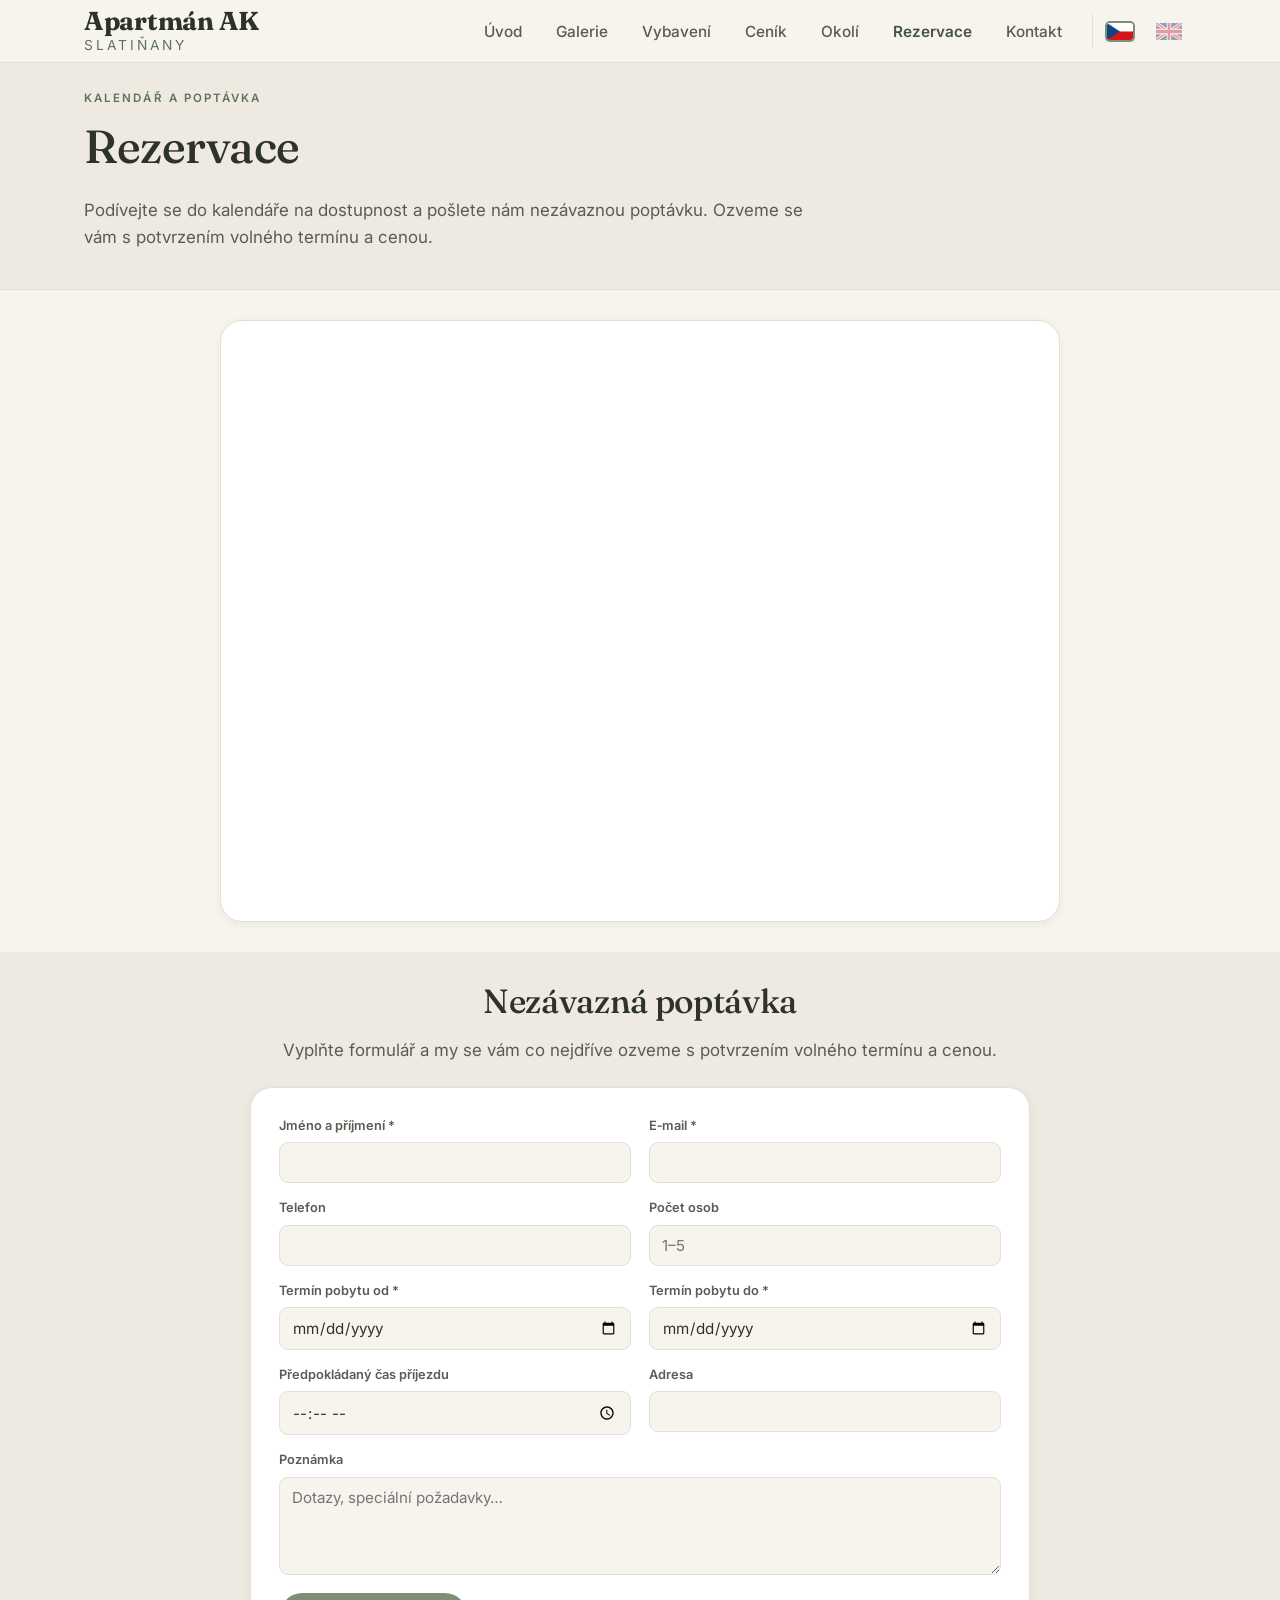
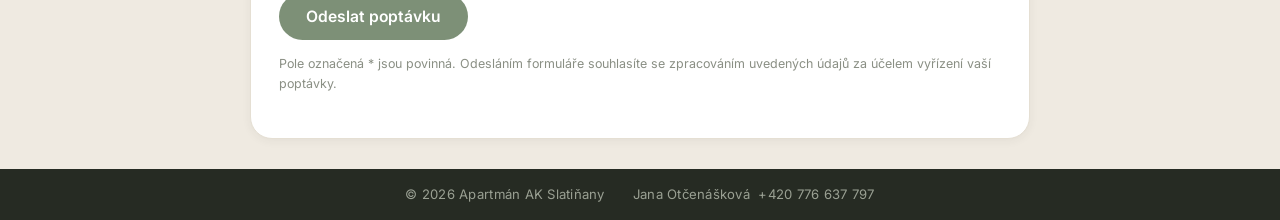
<file: rezervace.html>
<!DOCTYPE html>
<html lang="cs">
<head>
  <meta charset="UTF-8" />
  <meta name="viewport" content="width=device-width, initial-scale=1.0" />
  <title>Rezervace — Apartmán AK Slatiňany</title>
  <meta name="description" content="Rezervace pobytu v apartmánu AK Slatiňany — kalendář dostupnosti a nezávazná poptávka." />
  <link rel="preconnect" href="https://fonts.googleapis.com" />
  <link rel="preconnect" href="https://fonts.gstatic.com" crossorigin />
  <link href="https://fonts.googleapis.com/css2?family=Fraunces:opsz,wght@9..144,400;9..144,500;9..144,600&family=Inter:wght@400;500;600&display=swap" rel="stylesheet" />
  <link rel="stylesheet" href="css/style.css?v=7" />
</head>
<body>

  <header class="site-header">
    <div class="container">
      <nav class="nav" aria-label="Hlavní navigace">
        <a href="index.html" class="brand">
          <span class="brand__name">Apartmán AK</span>
          <span class="brand__sub">Slatiňany</span>
        </a>
        <button class="nav__toggle" aria-label="Otevřít menu" aria-expanded="false">
          <span></span><span></span><span></span>
        </button>
        <ul class="nav__links">
          <li><a href="index.html">Úvod</a></li>
          <li><a href="galerie.html">Galerie</a></li>
          <li><a href="vybaveni.html">Vybavení</a></li>
          <li><a href="cenik.html">Ceník</a></li>
          <li><a href="okoli.html">Okolí</a></li>
          <li><a href="rezervace.html" class="is-active">Rezervace</a></li>
          <li><a href="kontakt.html">Kontakt</a></li>
          <li class="nav__lang">
            <span class="lang-flag is-active" title="Čeština" aria-label="Čeština"><svg class="flag" viewBox="0 0 6 4" preserveAspectRatio="none" aria-hidden="true"><path fill="#fff" d="M0 0h6v2H0z"/><path fill="#d7141a" d="M0 2h6v2H0z"/><path fill="#11457e" d="M0 0l3 2-3 2z"/></svg></span>
            <a class="lang-flag" href="en/rezervace.html" title="English" aria-label="Switch to English"><svg class="flag" viewBox="0 0 60 30" preserveAspectRatio="none" aria-hidden="true"><rect width="60" height="30" fill="#012169"/><path d="M0 0l60 30M60 0L0 30" stroke="#fff" stroke-width="6"/><path d="M0 0l60 30M60 0L0 30" stroke="#c8102e" stroke-width="3"/><path d="M30 0v30M0 15h60" stroke="#fff" stroke-width="10"/><path d="M30 0v30M0 15h60" stroke="#c8102e" stroke-width="6"/></svg></a>
          </li>
        </ul>
      </nav>
    </div>
  </header>

  <section class="pagehead">
    <div class="container">
      <p class="eyebrow">Kalendář a poptávka</p>
      <h1>Rezervace</h1>
      <p class="lead">Podívejte se do kalendáře na dostupnost a pošlete nám nezávaznou poptávku. Ozveme se vám s potvrzením volného termínu a cenou.</p>
    </div>
  </section>

  <!-- Kalendář dostupnosti -->
  <section class="section section--tight">
    <div class="container">
      <div class="calendar-embed">
        <iframe src="https://calendar.google.com/calendar/embed?height=600&wkst=2&ctz=Europe%2FPrague&showPrint=0&mode=MONTH&title=Apartman%20AK%20Slatinany%20web&src=YXBhcnRtYW4tYWstc2xhdGluYW55QHNlem5hbS5jeg&src=ZW4tZ2IuY3plY2gjaG9saWRheUBncm91cC52LmNhbGVuZGFyLmdvb2dsZS5jb20&src=dWV2YjZqMXZzNmRwdGxoMTdsaGkyam1qOTAzbmhhczFAaW1wb3J0LmNhbGVuZGFyLmdvb2dsZS5jb20&color=%23039be5&color=%230b8043&color=%23795548" style="border:0" width="800" height="600" frameborder="0" scrolling="no" title="Kalendář dostupnosti"></iframe>
      </div>
    </div>
  </section>

  <!-- Poptávkový formulář -->
  <section class="section section--alt section--tight">
    <div class="container">
      <div class="form-wrap">
        <div class="center">
          <h2>Nezávazná poptávka</h2>
          <p class="lead" style="margin: 0 auto;">Vyplňte formulář a my se vám co nejdříve ozveme s potvrzením volného termínu a cenou.</p>
        </div>
        <form class="inquiry-form" action="https://formsubmit.co/apartman-ak-slatinany@seznam.cz" method="POST">
          <input type="hidden" name="_subject" value="Nová poptávka – Apartmán AK Slatiňany">
          <input type="hidden" name="_template" value="table">
          <input type="hidden" name="_captcha" value="false">
          <input type="text" name="_honey" style="display:none">
          <div class="form-grid">
            <div class="field">
              <label for="f-jmeno">Jméno a příjmení *</label>
              <input id="f-jmeno" name="Jméno a příjmení" type="text" autocomplete="name" required>
            </div>
            <div class="field">
              <label for="f-email">E‑mail *</label>
              <input id="f-email" name="E-mail" type="email" autocomplete="email" required>
            </div>
            <div class="field">
              <label for="f-telefon">Telefon</label>
              <input id="f-telefon" name="Telefon" type="tel" autocomplete="tel">
            </div>
            <div class="field">
              <label for="f-osoby">Počet osob</label>
              <input id="f-osoby" name="Počet osob" type="number" min="1" max="5" inputmode="numeric" placeholder="1–5">
            </div>
            <div class="field">
              <label for="f-od">Termín pobytu od *</label>
              <input id="f-od" name="Termín od" type="date" required>
            </div>
            <div class="field">
              <label for="f-do">Termín pobytu do *</label>
              <input id="f-do" name="Termín do" type="date" required>
            </div>
            <div class="field">
              <label for="f-prijezd">Předpokládaný čas příjezdu</label>
              <input id="f-prijezd" name="Předpokládaný čas příjezdu" type="time">
            </div>
            <div class="field">
              <label for="f-adresa">Adresa</label>
              <input id="f-adresa" name="Adresa" type="text" autocomplete="street-address">
            </div>
            <div class="field field--full">
              <label for="f-pozn">Poznámka</label>
              <textarea id="f-pozn" name="Poznámka" rows="4" placeholder="Dotazy, speciální požadavky…"></textarea>
            </div>
          </div>
          <button type="submit" class="btn btn--primary">Odeslat poptávku</button>
          <p class="form-note">Pole označená * jsou povinná. Odesláním formuláře souhlasíte se zpracováním uvedených údajů za účelem vyřízení vaší poptávky.</p>
        </form>
      </div>
    </div>
  </section>

  <div class="copyright-bar"><span class="cb-brand">© <span id="year">2026</span> Apartmán AK Slatiňany</span><span class="cb-tel">Jana Otčenášková&nbsp;&nbsp;+420 776 637 797</span></div>

  <script src="js/main.js"></script>
</body>
</html>
</file>
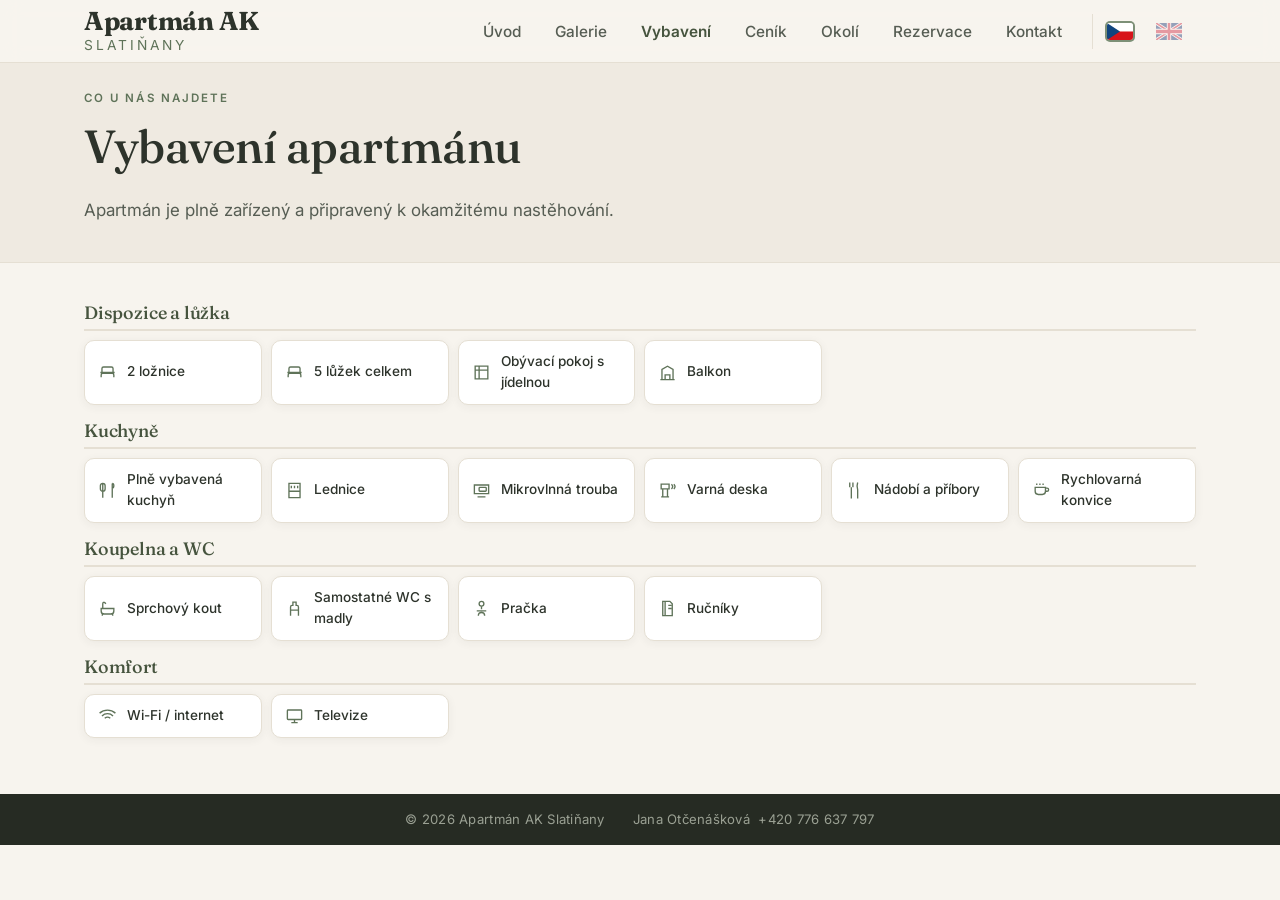
<file: vybaveni.html>
<!DOCTYPE html>
<html lang="cs">
<head>
  <meta charset="UTF-8" />
  <meta name="viewport" content="width=device-width, initial-scale=1.0" />
  <title>Vybavení — Apartmán AK Slatiňany</title>
  <meta name="description" content="Kompletní přehled vybavení apartmánu AK Slatiňany — ložnice, kuchyně, koupelna, spotřebiče a další vybavení." />
  <link rel="preconnect" href="https://fonts.googleapis.com" />
  <link rel="preconnect" href="https://fonts.gstatic.com" crossorigin />
  <link href="https://fonts.googleapis.com/css2?family=Fraunces:opsz,wght@9..144,400;9..144,500;9..144,600&family=Inter:wght@400;500;600&display=swap" rel="stylesheet" />
  <link rel="stylesheet" href="css/style.css?v=7" />
</head>
<body>

  <header class="site-header">
    <div class="container">
      <nav class="nav" aria-label="Hlavní navigace">
        <a href="index.html" class="brand">
          <span class="brand__name">Apartmán AK</span>
          <span class="brand__sub">Slatiňany</span>
        </a>
        <button class="nav__toggle" aria-label="Otevřít menu" aria-expanded="false">
          <span></span><span></span><span></span>
        </button>
        <ul class="nav__links">
          <li><a href="index.html">Úvod</a></li>
          <li><a href="galerie.html">Galerie</a></li>
          <li><a href="vybaveni.html" class="is-active">Vybavení</a></li>
          <li><a href="cenik.html">Ceník</a></li>
          <li><a href="okoli.html">Okolí</a></li>
          <li><a href="rezervace.html">Rezervace</a></li>
          <li><a href="kontakt.html">Kontakt</a></li>
          <li class="nav__lang">
            <span class="lang-flag is-active" title="Čeština" aria-label="Čeština"><svg class="flag" viewBox="0 0 6 4" preserveAspectRatio="none" aria-hidden="true"><path fill="#fff" d="M0 0h6v2H0z"/><path fill="#d7141a" d="M0 2h6v2H0z"/><path fill="#11457e" d="M0 0l3 2-3 2z"/></svg></span>
            <a class="lang-flag" href="en/vybaveni.html" title="English" aria-label="Switch to English"><svg class="flag" viewBox="0 0 60 30" preserveAspectRatio="none" aria-hidden="true"><rect width="60" height="30" fill="#012169"/><path d="M0 0l60 30M60 0L0 30" stroke="#fff" stroke-width="6"/><path d="M0 0l60 30M60 0L0 30" stroke="#c8102e" stroke-width="3"/><path d="M30 0v30M0 15h60" stroke="#fff" stroke-width="10"/><path d="M30 0v30M0 15h60" stroke="#c8102e" stroke-width="6"/></svg></a>
          </li>
        </ul>
      </nav>
    </div>
  </header>

  <section class="pagehead">
    <div class="container">
      <p class="eyebrow">Co u nás najdete</p>
      <h1>Vybavení apartmánu</h1>
      <p class="lead">Apartmán je plně zařízený a připravený k okamžitému nastěhování.</p>
    </div>
  </section>

  <section class="section">
    <div class="container">

      <!-- Dispozice -->
      <div class="amenity-group">
        <h3>Dispozice a lůžka</h3>
        <div class="amenities">
          <div class="amenity"><svg viewBox="0 0 24 24" fill="none" stroke="currentColor" stroke-width="1.7"><path d="M3 12h18M5 12V7a2 2 0 0 1 2-2h10a2 2 0 0 1 2 2v5M4 18v-3a2 2 0 0 1 2-2h12a2 2 0 0 1 2 2v3"/></svg><span>2 ložnice</span></div>
          <div class="amenity"><svg viewBox="0 0 24 24" fill="none" stroke="currentColor" stroke-width="1.7"><path d="M3 12h18M5 12V7a2 2 0 0 1 2-2h10a2 2 0 0 1 2 2v5M4 18v-3a2 2 0 0 1 2-2h12a2 2 0 0 1 2 2v3"/></svg><span>5 lůžek celkem</span></div>
          <div class="amenity"><svg viewBox="0 0 24 24" fill="none" stroke="currentColor" stroke-width="1.7"><path d="M4 4h16v16H4zM4 9h16M9 4v16"/></svg><span>Obývací pokoj s jídelnou</span></div>
          <div class="amenity"><svg viewBox="0 0 24 24" fill="none" stroke="currentColor" stroke-width="1.7"><path d="M3 21h18M5 21V8l7-4 7 4v13M9 21v-6h6v6"/></svg><span>Balkon</span></div>
        </div>
      </div>

      <!-- Kuchyně -->
      <div class="amenity-group">
        <h3>Kuchyně</h3>
        <div class="amenities">
          <div class="amenity"><svg viewBox="0 0 24 24" fill="none" stroke="currentColor" stroke-width="1.7"><path d="M6 3v18M6 3a3 3 0 0 1 3 3v4a3 3 0 0 1-6 0V6a3 3 0 0 1 3-3ZM18 3v7M18 3c1.5 0 2 1.5 2 3s-.5 3-2 3M18 10v11"/></svg><span>Plně vybavená kuchyň</span></div>
          <div class="amenity"><svg viewBox="0 0 24 24" fill="none" stroke="currentColor" stroke-width="1.7"><path d="M5 3h14v18H5zM5 13h14M8 6v3M12 6v3M16 6v3"/></svg><span>Lednice</span></div>
          <div class="amenity"><svg viewBox="0 0 24 24" fill="none" stroke="currentColor" stroke-width="1.7"><path d="M3 5h18v11H3zM7 20h10M6 9h.01M6 12h.01"/><rect x="9" y="8" width="9" height="5" rx="1"/></svg><span>Mikrovlnná trouba</span></div>
          <div class="amenity"><svg viewBox="0 0 24 24" fill="none" stroke="currentColor" stroke-width="1.7"><path d="M4 4h10v6H4zM6 10v10M12 10v10M4 20h10M17 4c2 2 2 4 0 6M20 4c2 2 2 4 0 6"/></svg><span>Varná deska</span></div>
          <div class="amenity"><svg viewBox="0 0 24 24" fill="none" stroke="currentColor" stroke-width="1.7"><path d="M6 2v6M10 2v6M8 8v14M16 2c-1 3-1 6 0 9v11"/></svg><span>Nádobí a příbory</span></div>
          <div class="amenity"><svg viewBox="0 0 24 24" fill="none" stroke="currentColor" stroke-width="1.7"><path d="M4 8h13v5a4 4 0 0 1-4 4H8a4 4 0 0 1-4-4zM17 9h2a2 2 0 0 1 0 4h-2M6 3v2M10 3v2M14 3v2"/></svg><span>Rychlovarná konvice</span></div>
        </div>
      </div>

      <!-- Koupelna -->
      <div class="amenity-group">
        <h3>Koupelna a WC</h3>
        <div class="amenities">
          <div class="amenity"><svg viewBox="0 0 24 24" fill="none" stroke="currentColor" stroke-width="1.7"><path d="M4 12h16v3a4 4 0 0 1-4 4H8a4 4 0 0 1-4-4zM6 12V6a2 2 0 0 1 2-2M8 4l2 2M6 19l-1 2M18 19l1 2"/></svg><span>Sprchový kout</span></div>
          <div class="amenity"><svg viewBox="0 0 24 24" fill="none" stroke="currentColor" stroke-width="1.7"><path d="M7 21V10a2 2 0 0 1 2-2h1V4h4v4h1a2 2 0 0 1 2 2v11M7 14h10"/></svg><span>Samostatné WC s madly</span></div>
          <div class="amenity"><svg viewBox="0 0 24 24" fill="none" stroke="currentColor" stroke-width="1.7"><circle cx="12" cy="6" r="3"/><path d="M12 9v4M8 21a4 4 0 0 1 8 0M6 15h12"/></svg><span>Pračka</span></div>
          <div class="amenity"><svg viewBox="0 0 24 24" fill="none" stroke="currentColor" stroke-width="1.7"><path d="M6 3h9l3 3v15H6zM9 3v18M13 8h4M13 12h4"/></svg><span>Ručníky</span></div>
        </div>
      </div>

      <!-- Technika a komfort -->
      <div class="amenity-group">
        <h3>Komfort</h3>
        <div class="amenities">
          <div class="amenity"><svg viewBox="0 0 24 24" fill="none" stroke="currentColor" stroke-width="1.7"><path d="M5 12.5a10 10 0 0 1 14 0M8.5 15.5a5.5 5.5 0 0 1 7 0M12 18.5h.01M2 9a15 15 0 0 1 20 0"/></svg><span>Wi-Fi / internet</span></div>
          <div class="amenity"><svg viewBox="0 0 24 24" fill="none" stroke="currentColor" stroke-width="1.7"><rect x="3" y="5" width="18" height="12" rx="1"/><path d="M8 21h8M12 17v4"/></svg><span>Televize</span></div>
        </div>
      </div>

    </div>
  </section>

  <div class="copyright-bar"><span class="cb-brand">© <span id="year">2026</span> Apartmán AK Slatiňany</span><span class="cb-tel">Jana Otčenášková&nbsp;&nbsp;+420 776 637 797</span></div>

  <script src="js/main.js"></script>
</body>
</html>
</file>
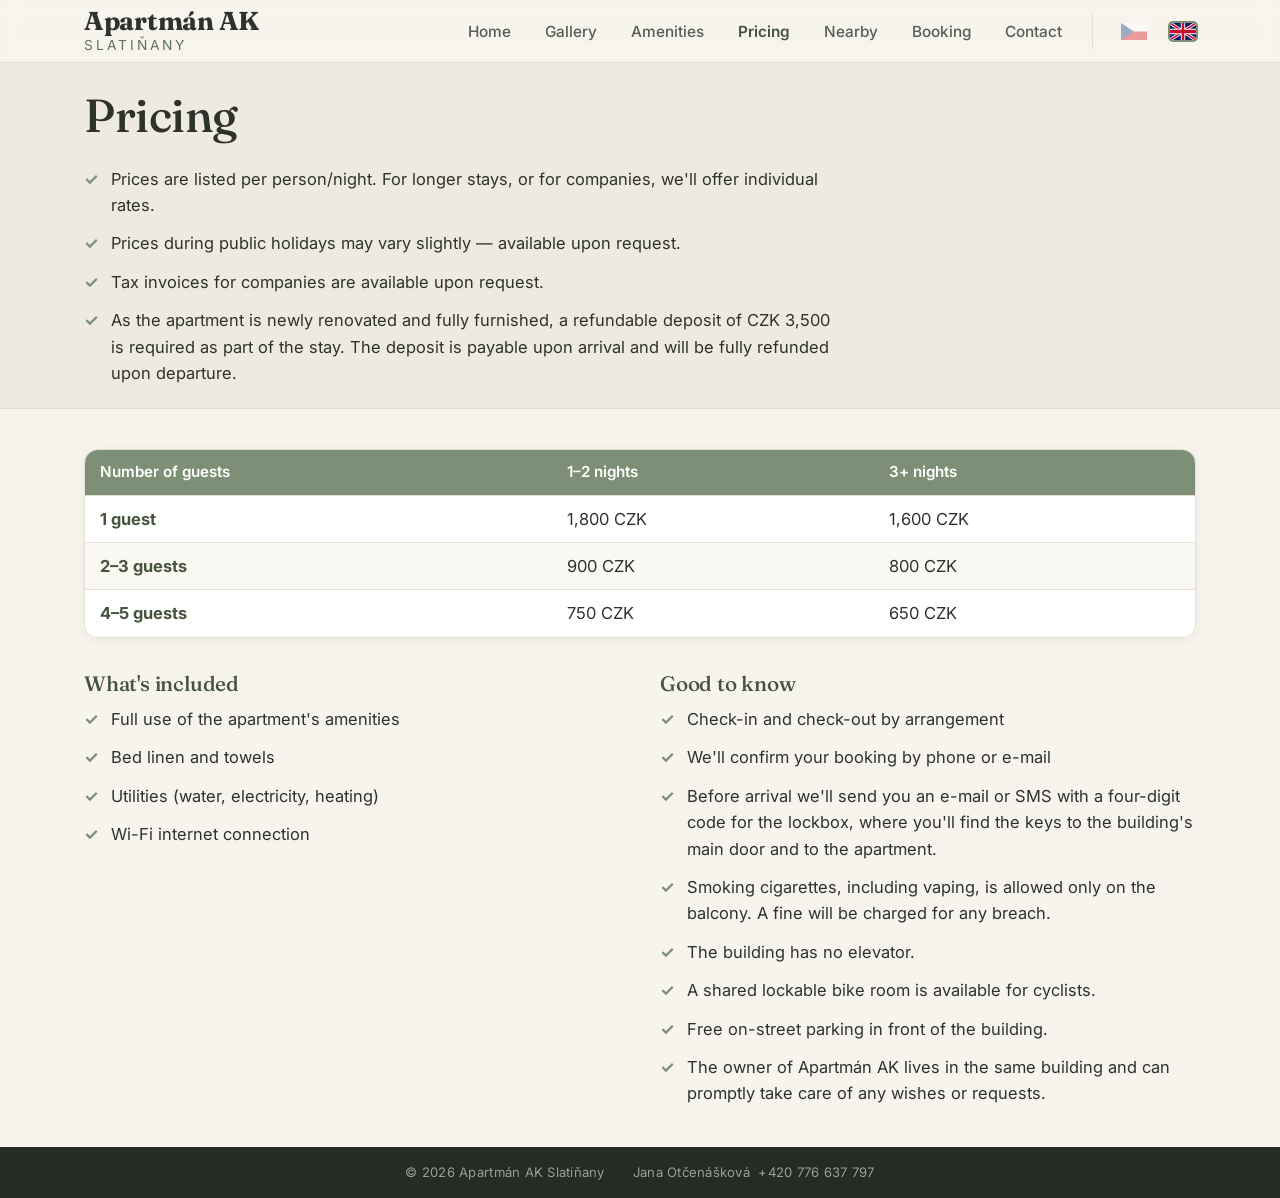
<file: en/cenik.html>
<!DOCTYPE html>
<html lang="en">
<head>
  <meta charset="UTF-8" />
  <meta name="viewport" content="width=device-width, initial-scale=1.0" />
  <title>Pricing — Apartmán AK Slatiňany</title>
  <meta name="description" content="Accommodation pricing for Apartmán AK Slatiňany. Rates depend on the number of guests and the length of stay." />
  <link rel="preconnect" href="https://fonts.googleapis.com" />
  <link rel="preconnect" href="https://fonts.gstatic.com" crossorigin />
  <link href="https://fonts.googleapis.com/css2?family=Fraunces:opsz,wght@9..144,400;9..144,500;9..144,600&family=Inter:wght@400;500;600&display=swap" rel="stylesheet" />
  <link rel="stylesheet" href="../css/style.css?v=7" />
</head>
<body>

  <header class="site-header">
    <div class="container">
      <nav class="nav" aria-label="Main navigation">
        <a href="index.html" class="brand">
          <span class="brand__name">Apartmán AK</span>
          <span class="brand__sub">Slatiňany</span>
        </a>
        <button class="nav__toggle" aria-label="Open menu" aria-expanded="false">
          <span></span><span></span><span></span>
        </button>
        <ul class="nav__links">
          <li><a href="index.html">Home</a></li>
          <li><a href="galerie.html">Gallery</a></li>
          <li><a href="vybaveni.html">Amenities</a></li>
          <li><a href="cenik.html" class="is-active">Pricing</a></li>
          <li><a href="okoli.html">Nearby</a></li>
          <li><a href="rezervace.html">Booking</a></li>
          <li><a href="kontakt.html">Contact</a></li>
          <li class="nav__lang">
            <a class="lang-flag" href="../cenik.html" title="Čeština" aria-label="Přepnout do češtiny"><svg class="flag" viewBox="0 0 6 4" preserveAspectRatio="none" aria-hidden="true"><path fill="#fff" d="M0 0h6v2H0z"/><path fill="#d7141a" d="M0 2h6v2H0z"/><path fill="#11457e" d="M0 0l3 2-3 2z"/></svg></a>
            <span class="lang-flag is-active" title="English" aria-label="English"><svg class="flag" viewBox="0 0 60 30" preserveAspectRatio="none" aria-hidden="true"><rect width="60" height="30" fill="#012169"/><path d="M0 0l60 30M60 0L0 30" stroke="#fff" stroke-width="6"/><path d="M0 0l60 30M60 0L0 30" stroke="#c8102e" stroke-width="3"/><path d="M30 0v30M0 15h60" stroke="#fff" stroke-width="10"/><path d="M30 0v30M0 15h60" stroke="#c8102e" stroke-width="6"/></svg></span>
          </li>
        </ul>
      </nav>
    </div>
  </header>

  <section class="pagehead">
    <div class="container">
      <h1>Pricing</h1>
      <ul class="info-list" style="max-width: 76ch; margin-top: 10px;">
        <li>Prices are listed per person/night. For longer stays, or for companies, we'll offer individual rates.</li>
        <li>Prices during public holidays may vary slightly — available upon request.</li>
        <li>Tax invoices for companies are available upon request.</li>
        <li>As the apartment is newly renovated and fully furnished, a refundable deposit of CZK 3,500 is required as part of the stay. The deposit is payable upon arrival and will be fully refunded upon departure.</li>
      </ul>
    </div>
  </section>

  <section class="section">
    <div class="container">

      <!-- Price by number of guests and length of stay -->
      <div class="table-wrap" style="margin-bottom: 34px;">
        <table class="price">
          <thead>
            <tr>
              <th>Number of guests</th>
              <th>1–2 nights</th>
              <th>3+ nights</th>
            </tr>
          </thead>
          <tbody>
            <tr>
              <td><strong>1 guest</strong></td>
              <td>1,800 CZK</td>
              <td>1,600 CZK</td>
            </tr>
            <tr>
              <td><strong>2–3 guests</strong></td>
              <td>900 CZK</td>
              <td>800 CZK</td>
            </tr>
            <tr>
              <td><strong>4–5 guests</strong></td>
              <td>750 CZK</td>
              <td>650 CZK</td>
            </tr>
          </tbody>
        </table>
      </div>

      <div class="split" style="align-items: start; gap: 40px;">
        <div>
          <h3 style="color: var(--sage-deep);">What's included</h3>
          <ul class="info-list">
            <li>Full use of the apartment's amenities</li>
            <li>Bed linen and towels</li>
            <li>Utilities (water, electricity, heating)</li>
            <li>Wi-Fi internet connection</li>
          </ul>
        </div>
        <div>
          <h3 style="color: var(--sage-deep);">Good to know</h3>
          <ul class="info-list">
            <li>Check-in and check-out by arrangement</li>
            <li>We'll confirm your booking by phone or e-mail</li>
            <li>Before arrival we'll send you an e-mail or SMS with a four-digit code for the lockbox, where you'll find the keys to the building's main door and to the apartment.</li>
            <li>Smoking cigarettes, including vaping, is allowed only on the balcony. A fine will be charged for any breach.</li>
            <li>The building has no elevator.</li>
            <li>A shared lockable bike room is available for cyclists.</li>
            <li>Free on-street parking in front of the building.</li>
            <li>The owner of Apartmán AK lives in the same building and can promptly take care of any wishes or requests.</li>
          </ul>
        </div>
      </div>

    </div>
  </section>

  <div class="copyright-bar"><span class="cb-brand">© <span id="year">2026</span> Apartmán AK Slatiňany</span><span class="cb-tel">Jana Otčenášková&nbsp;&nbsp;+420 776 637 797</span></div>

  <script src="../js/main.js"></script>
</body>
</html>
</file>
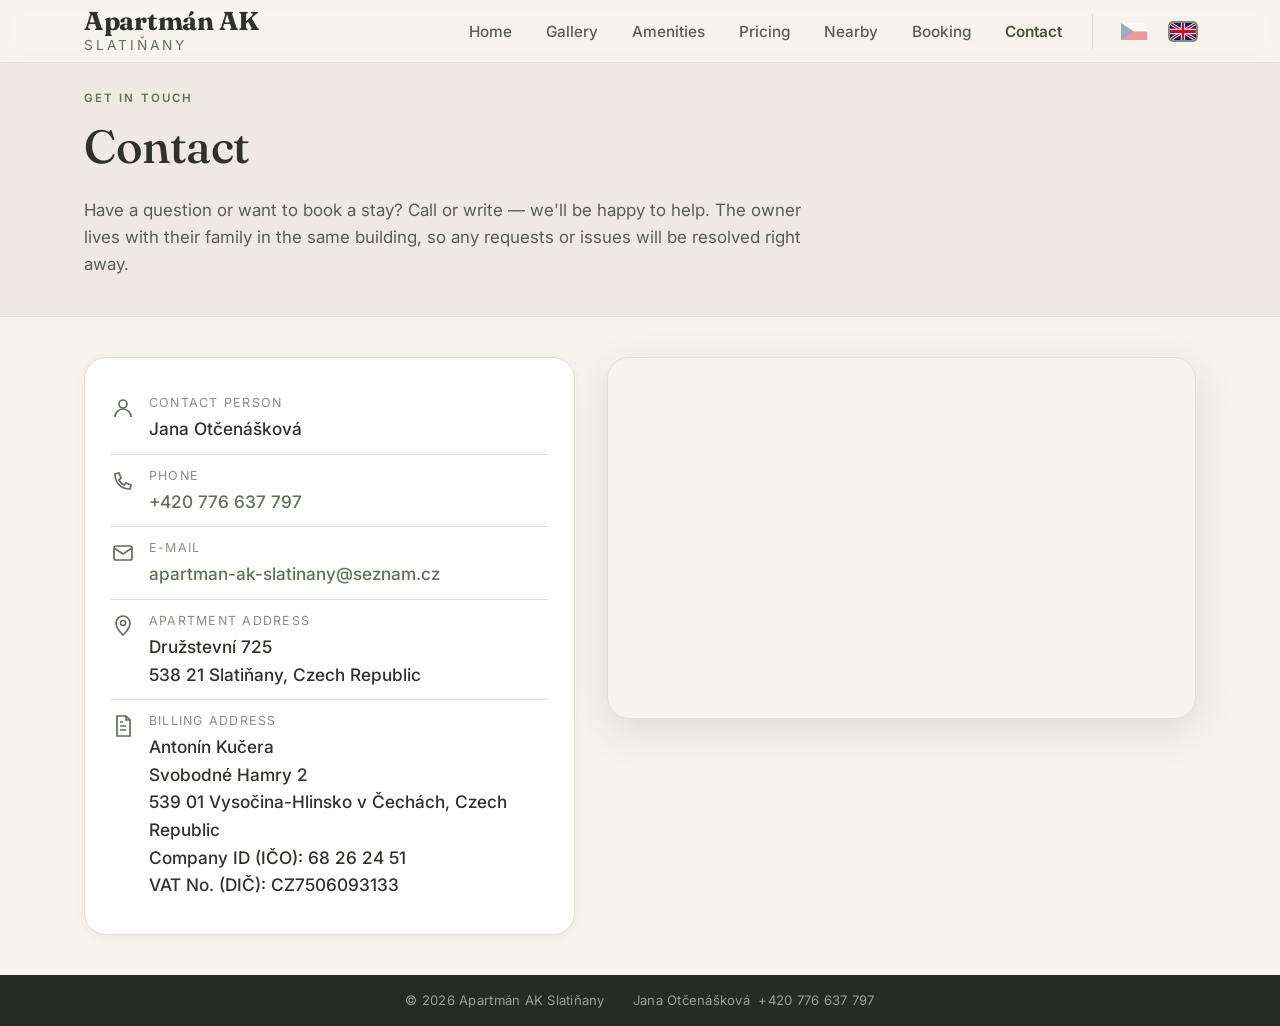
<file: en/kontakt.html>
<!DOCTYPE html>
<html lang="en">
<head>
  <meta charset="UTF-8" />
  <meta name="viewport" content="width=device-width, initial-scale=1.0" />
  <title>Contact — Apartmán AK Slatiňany</title>
  <meta name="description" content="Contact for Apartmán AK Slatiňany — Jana Otčenášková, phone, e-mail and address Družstevní 725, Slatiňany." />
  <link rel="preconnect" href="https://fonts.googleapis.com" />
  <link rel="preconnect" href="https://fonts.gstatic.com" crossorigin />
  <link href="https://fonts.googleapis.com/css2?family=Fraunces:opsz,wght@9..144,400;9..144,500;9..144,600&family=Inter:wght@400;500;600&display=swap" rel="stylesheet" />
  <link rel="stylesheet" href="../css/style.css?v=7" />
</head>
<body>

  <header class="site-header">
    <div class="container">
      <nav class="nav" aria-label="Main navigation">
        <a href="index.html" class="brand">
          <span class="brand__name">Apartmán AK</span>
          <span class="brand__sub">Slatiňany</span>
        </a>
        <button class="nav__toggle" aria-label="Open menu" aria-expanded="false">
          <span></span><span></span><span></span>
        </button>
        <ul class="nav__links">
          <li><a href="index.html">Home</a></li>
          <li><a href="galerie.html">Gallery</a></li>
          <li><a href="vybaveni.html">Amenities</a></li>
          <li><a href="cenik.html">Pricing</a></li>
          <li><a href="okoli.html">Nearby</a></li>
          <li><a href="rezervace.html">Booking</a></li>
          <li><a href="kontakt.html" class="is-active">Contact</a></li>
          <li class="nav__lang">
            <a class="lang-flag" href="../kontakt.html" title="Čeština" aria-label="Přepnout do češtiny"><svg class="flag" viewBox="0 0 6 4" preserveAspectRatio="none" aria-hidden="true"><path fill="#fff" d="M0 0h6v2H0z"/><path fill="#d7141a" d="M0 2h6v2H0z"/><path fill="#11457e" d="M0 0l3 2-3 2z"/></svg></a>
            <span class="lang-flag is-active" title="English" aria-label="English"><svg class="flag" viewBox="0 0 60 30" preserveAspectRatio="none" aria-hidden="true"><rect width="60" height="30" fill="#012169"/><path d="M0 0l60 30M60 0L0 30" stroke="#fff" stroke-width="6"/><path d="M0 0l60 30M60 0L0 30" stroke="#c8102e" stroke-width="3"/><path d="M30 0v30M0 15h60" stroke="#fff" stroke-width="10"/><path d="M30 0v30M0 15h60" stroke="#c8102e" stroke-width="6"/></svg></span>
          </li>
        </ul>
      </nav>
    </div>
  </header>

  <section class="pagehead">
    <div class="container">
      <p class="eyebrow">Get in touch</p>
      <h1>Contact</h1>
      <p class="lead">Have a question or want to book a stay? Call or write — we'll be happy to help. The owner lives with their family in the same building, so any requests or issues will be resolved right away.</p>
    </div>
  </section>

  <section class="section">
    <div class="container">
      <div class="contact-grid">

        <div class="contact-card">
          <div class="contact-item">
            <svg viewBox="0 0 24 24" fill="none" stroke="currentColor" stroke-width="1.7"><circle cx="12" cy="8" r="4"/><path d="M4 21a8 8 0 0 1 16 0"/></svg>
            <div>
              <div class="label">Contact person</div>
              <div class="value">Jana Otčenášková</div>
            </div>
          </div>
          <div class="contact-item">
            <svg viewBox="0 0 24 24" fill="none" stroke="currentColor" stroke-width="1.7"><path d="M4 5c0 9 6 15 15 15l1-4-5-2-2 2a12 12 0 0 1-5-5l2-2-2-5z"/></svg>
            <div>
              <div class="label">Phone</div>
              <div class="value"><a href="tel:+420776637797">+420 776 637 797</a></div>
            </div>
          </div>
          <div class="contact-item">
            <svg viewBox="0 0 24 24" fill="none" stroke="currentColor" stroke-width="1.7"><rect x="3" y="5" width="18" height="14" rx="2"/><path d="m3 7 9 6 9-6"/></svg>
            <div>
              <div class="label">E-mail</div>
              <div class="value"><a href="mailto:apartman-ak-slatinany@seznam.cz">apartman-ak-slatinany@seznam.cz</a></div>
            </div>
          </div>
          <div class="contact-item">
            <svg viewBox="0 0 24 24" fill="none" stroke="currentColor" stroke-width="1.7"><path d="M12 21s7-6.5 7-12a7 7 0 0 0-14 0c0 5.5 7 12 7 12Z"/><circle cx="12" cy="9" r="2.5"/></svg>
            <div>
              <div class="label">Apartment address</div>
              <div class="value">Družstevní 725<br>538 21 Slatiňany, Czech Republic</div>
            </div>
          </div>
          <div class="contact-item">
            <svg viewBox="0 0 24 24" fill="none" stroke="currentColor" stroke-width="1.7"><path d="M6 2h9l4 4v16H6zM15 2v4h4M9 12h6M9 16h6M9 8h3"/></svg>
            <div>
              <div class="label">Billing address</div>
              <div class="value">Antonín Kučera<br>Svobodné Hamry 2<br>539 01 Vysočina-Hlinsko v Čechách, Czech Republic<br>Company ID (IČO): 68 26 24 51<br>VAT No. (DIČ): CZ7506093133</div>
            </div>
          </div>

        </div>

        <div class="map-embed">
          <iframe
            src="https://www.google.com/maps/embed?pb=!1m18!1m12!1m3!1d2569.1164166894764!2d15.8164572764277!3d49.91538982574498!2m3!1f0!2f0!3f0!3m2!1i1024!2i768!4f13.1!3m3!1m2!1s0x470db63d4f11700b%3A0xfccb1a9419da85ae!2zRHJ1xb5zdGV2bsOtIDcyNSwgNTM4IDIxIFNsYXRpxYhhbnk!5e0!3m2!1sen!2scz!4v1784929742133!5m2!1sen!2scz"
            width="600" height="450" style="border:0;" allowfullscreen="" loading="lazy"
            referrerpolicy="strict-origin-when-cross-origin"
            title="Map — Apartmán AK Slatiňany, Družstevní 725"></iframe>
        </div>

      </div>
    </div>
  </section>

  <div class="copyright-bar"><span class="cb-brand">© <span id="year">2026</span> Apartmán AK Slatiňany</span><span class="cb-tel">Jana Otčenášková&nbsp;&nbsp;+420 776 637 797</span></div>

  <script src="../js/main.js"></script>
</body>
</html>
</file>
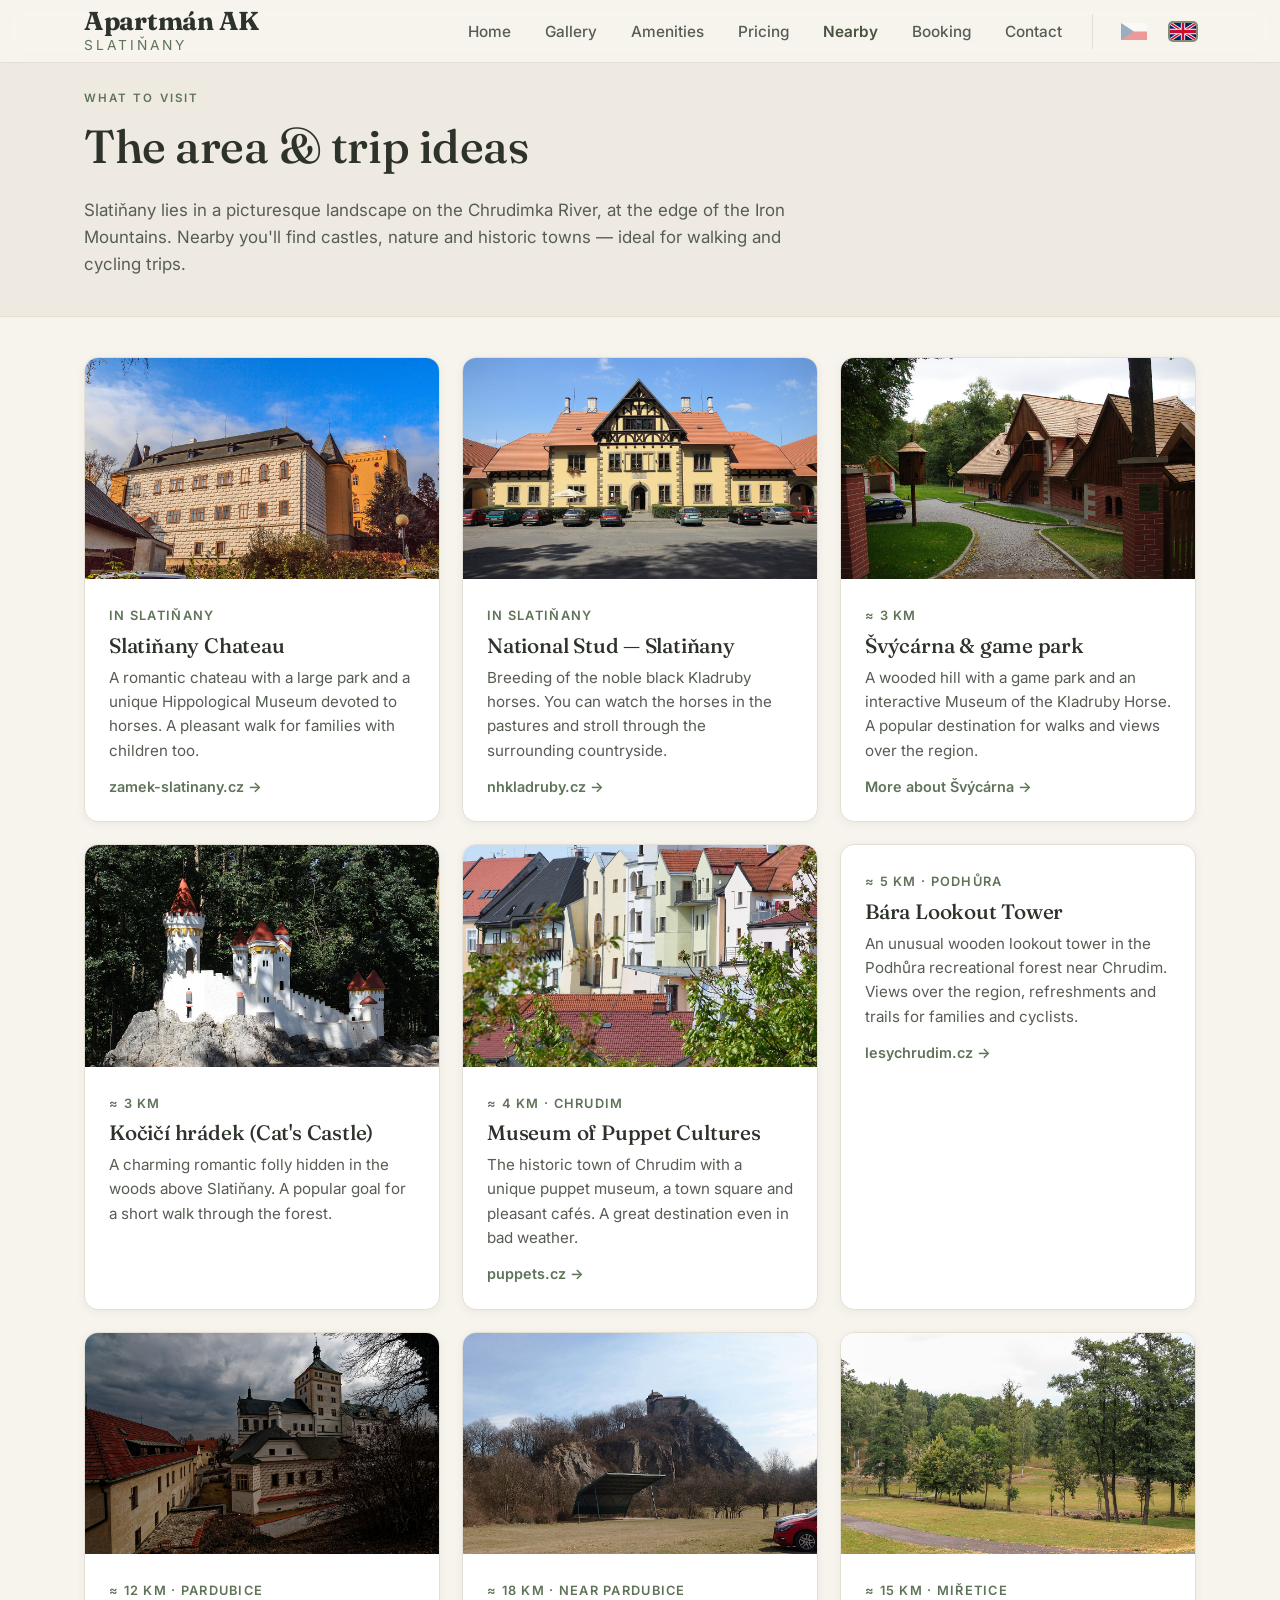
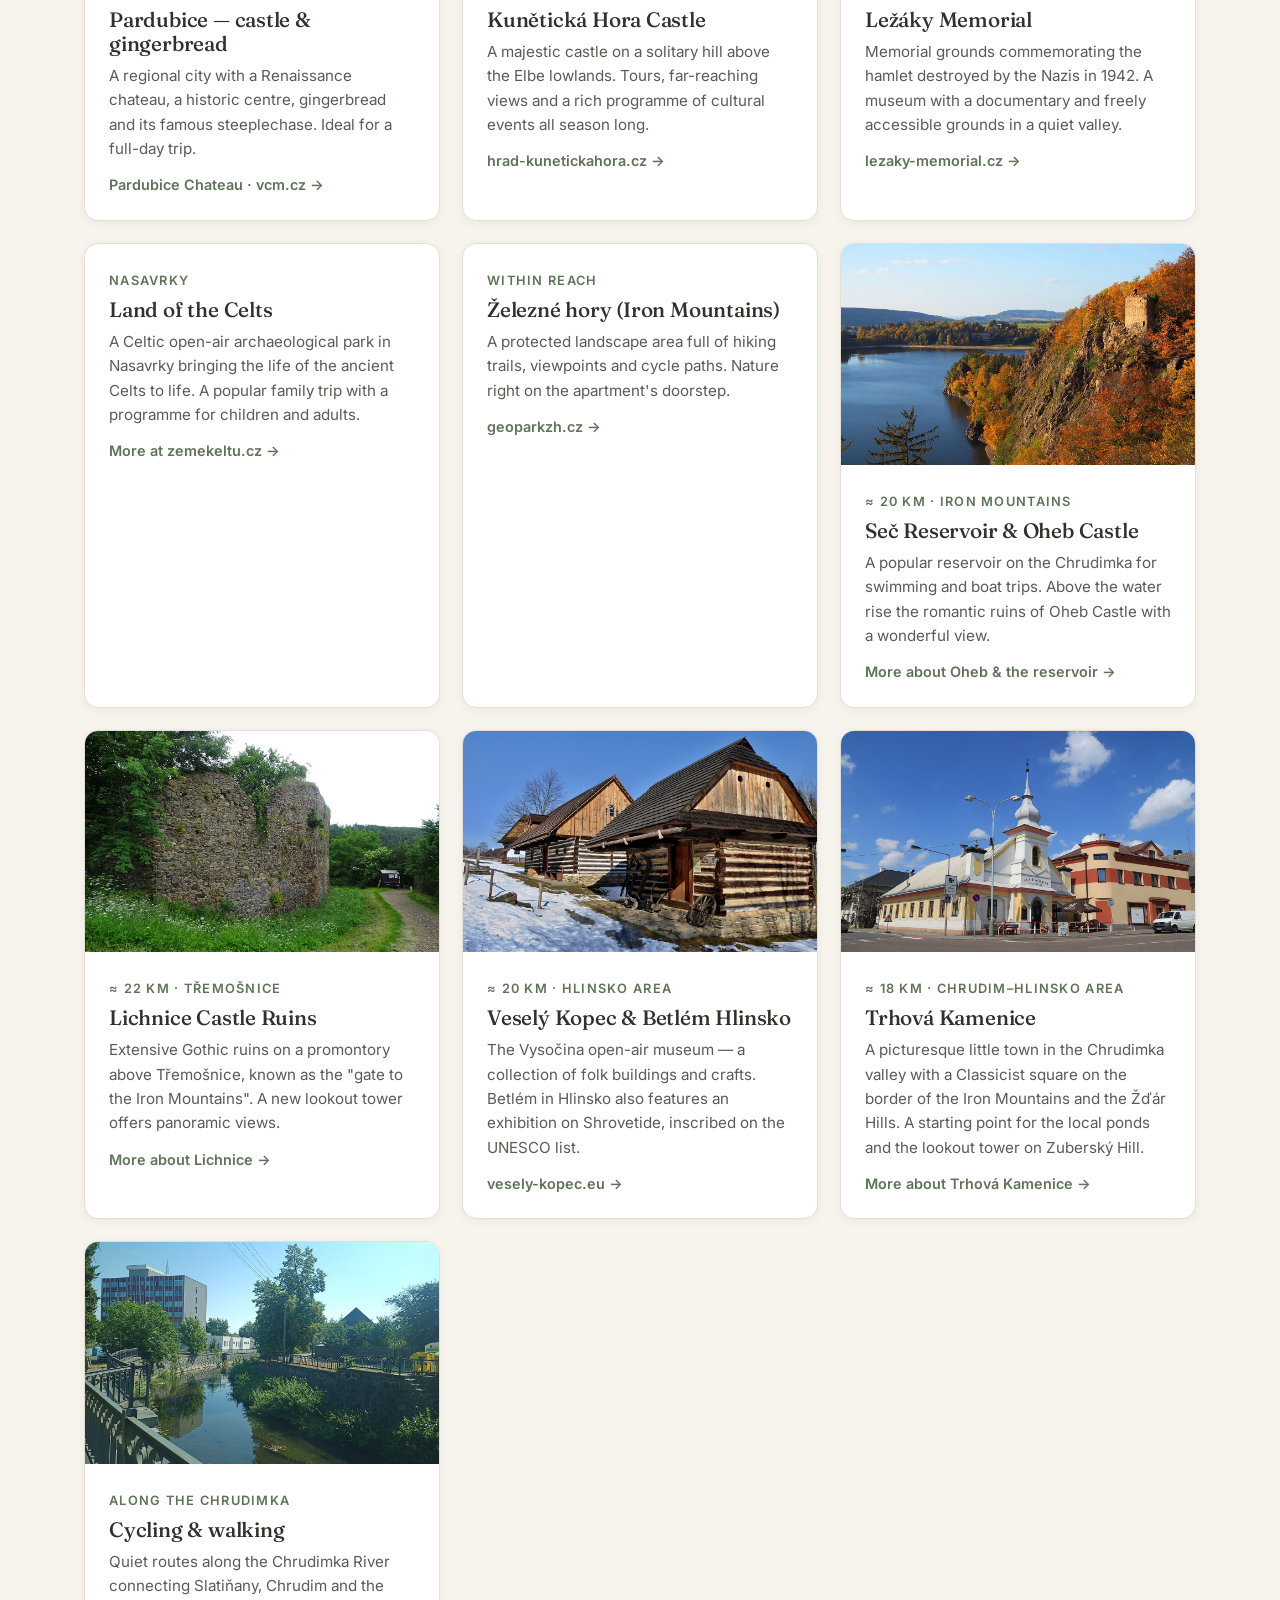
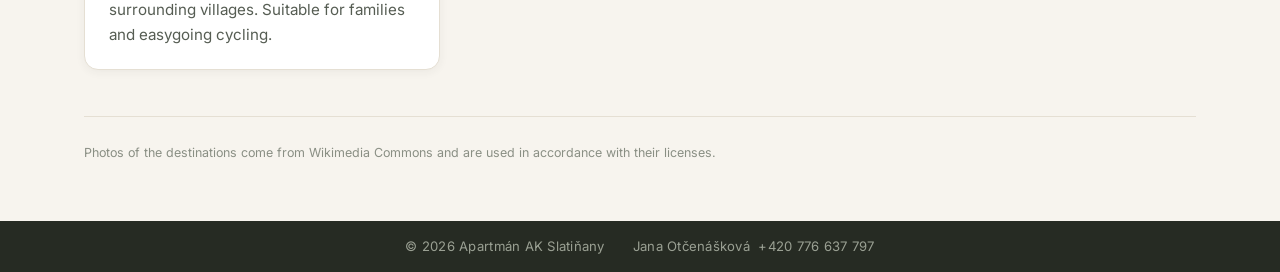
<file: en/okoli.html>
<!DOCTYPE html>
<html lang="en">
<head>
  <meta charset="UTF-8" />
  <meta name="viewport" content="width=device-width, initial-scale=1.0" />
  <title>Nearby &amp; trips — Apartmán AK Slatiňany</title>
  <meta name="description" content="Trip ideas around Slatiňany — Slatiňany Chateau, the national stud, Švýcárna, Chrudim, Pardubice and the Iron Mountains." />
  <link rel="preconnect" href="https://fonts.googleapis.com" />
  <link rel="preconnect" href="https://fonts.gstatic.com" crossorigin />
  <link href="https://fonts.googleapis.com/css2?family=Fraunces:opsz,wght@9..144,400;9..144,500;9..144,600&family=Inter:wght@400;500;600&display=swap" rel="stylesheet" />
  <link rel="stylesheet" href="../css/style.css?v=7" />
</head>
<body>

  <header class="site-header">
    <div class="container">
      <nav class="nav" aria-label="Main navigation">
        <a href="index.html" class="brand">
          <span class="brand__name">Apartmán AK</span>
          <span class="brand__sub">Slatiňany</span>
        </a>
        <button class="nav__toggle" aria-label="Open menu" aria-expanded="false">
          <span></span><span></span><span></span>
        </button>
        <ul class="nav__links">
          <li><a href="index.html">Home</a></li>
          <li><a href="galerie.html">Gallery</a></li>
          <li><a href="vybaveni.html">Amenities</a></li>
          <li><a href="cenik.html">Pricing</a></li>
          <li><a href="okoli.html" class="is-active">Nearby</a></li>
          <li><a href="rezervace.html">Booking</a></li>
          <li><a href="kontakt.html">Contact</a></li>
          <li class="nav__lang">
            <a class="lang-flag" href="../okoli.html" title="Čeština" aria-label="Přepnout do češtiny"><svg class="flag" viewBox="0 0 6 4" preserveAspectRatio="none" aria-hidden="true"><path fill="#fff" d="M0 0h6v2H0z"/><path fill="#d7141a" d="M0 2h6v2H0z"/><path fill="#11457e" d="M0 0l3 2-3 2z"/></svg></a>
            <span class="lang-flag is-active" title="English" aria-label="English"><svg class="flag" viewBox="0 0 60 30" preserveAspectRatio="none" aria-hidden="true"><rect width="60" height="30" fill="#012169"/><path d="M0 0l60 30M60 0L0 30" stroke="#fff" stroke-width="6"/><path d="M0 0l60 30M60 0L0 30" stroke="#c8102e" stroke-width="3"/><path d="M30 0v30M0 15h60" stroke="#fff" stroke-width="10"/><path d="M30 0v30M0 15h60" stroke="#c8102e" stroke-width="6"/></svg></span>
          </li>
        </ul>
      </nav>
    </div>
  </header>

  <section class="pagehead">
    <div class="container">
      <p class="eyebrow">What to visit</p>
      <h1>The area &amp; trip ideas</h1>
      <p class="lead">Slatiňany lies in a picturesque landscape on the Chrudimka River, at the edge of the Iron Mountains. Nearby you'll find castles, nature and historic towns — ideal for walking and cycling trips.</p>
    </div>
  </section>

  <section class="section">
    <div class="container">
      <div class="tips">

        <article class="tip">
          <div class="tip__media"><img src="../images/okoli/slatinany-zamek.jpg" alt="Slatiňany Chateau" loading="lazy" /></div>
          <div class="tip__body">
            <span class="tip__dist">In Slatiňany</span>
            <h3>Slatiňany Chateau</h3>
            <p>A romantic chateau with a large park and a unique Hippological Museum devoted to horses. A pleasant walk for families with children too.</p>
            <a class="tip__link" href="https://www.zamek-slatinany.cz/" target="_blank" rel="noopener">zamek-slatinany.cz →</a>
          </div>
        </article>

        <article class="tip">
          <div class="tip__media"><img src="../images/okoli/hrebcin.jpg" alt="National Stud Slatiňany" loading="lazy" /></div>
          <div class="tip__body">
            <span class="tip__dist">In Slatiňany</span>
            <h3>National Stud — Slatiňany</h3>
            <p>Breeding of the noble black Kladruby horses. You can watch the horses in the pastures and stroll through the surrounding countryside.</p>
            <a class="tip__link" href="https://www.nhkladruby.cz/slatinany-hrebcin" target="_blank" rel="noopener">nhkladruby.cz →</a>
          </div>
        </article>

        <article class="tip">
          <div class="tip__media"><img src="../images/okoli/svycarna.jpg" alt="Švýcárna near Slatiňany" loading="lazy" /></div>
          <div class="tip__body">
            <span class="tip__dist">≈ 3 km</span>
            <h3>Švýcárna &amp; game park</h3>
            <p>A wooded hill with a game park and an interactive Museum of the Kladruby Horse. A popular destination for walks and views over the region.</p>
            <a class="tip__link" href="https://www.zamek-slatinany.cz/cs/tipy-na-vylet/7893-svycarna" target="_blank" rel="noopener">More about Švýcárna →</a>
          </div>
        </article>

        <article class="tip">
          <div class="tip__media"><img src="../images/okoli/kocici-hradek.jpg" alt="Kočičí hrádek in the woods above Slatiňany" loading="lazy" /></div>
          <div class="tip__body">
            <span class="tip__dist">≈ 3 km</span>
            <h3>Kočičí hrádek (Cat's Castle)</h3>
            <p>A charming romantic folly hidden in the woods above Slatiňany. A popular goal for a short walk through the forest.</p>
          </div>
        </article>

        <article class="tip">
          <div class="tip__media"><img src="../images/okoli/chrudim-loutky.jpg" alt="The Mydlář House in Chrudim — Museum of Puppet Cultures" loading="lazy" /></div>
          <div class="tip__body">
            <span class="tip__dist">≈ 4 km · Chrudim</span>
            <h3>Museum of Puppet Cultures</h3>
            <p>The historic town of Chrudim with a unique puppet museum, a town square and pleasant cafés. A great destination even in bad weather.</p>
            <a class="tip__link" href="https://www.puppets.cz/" target="_blank" rel="noopener">puppets.cz →</a>
          </div>
        </article>

        <article class="tip">
          <div class="tip__body">
            <span class="tip__dist">≈ 5 km · Podhůra</span>
            <h3>Bára Lookout Tower</h3>
            <p>An unusual wooden lookout tower in the Podhůra recreational forest near Chrudim. Views over the region, refreshments and trails for families and cyclists.</p>
            <a class="tip__link" href="https://lesychrudim.cz/o-rozhledne-bara" target="_blank" rel="noopener">lesychrudim.cz →</a>
          </div>
        </article>

        <article class="tip">
          <div class="tip__media"><img src="../images/okoli/pardubice.jpg" alt="Renaissance chateau in Pardubice" loading="lazy" /></div>
          <div class="tip__body">
            <span class="tip__dist">≈ 12 km · Pardubice</span>
            <h3>Pardubice — castle &amp; gingerbread</h3>
            <p>A regional city with a Renaissance chateau, a historic centre, gingerbread and its famous steeplechase. Ideal for a full-day trip.</p>
            <a class="tip__link" href="https://www.vcm.cz/" target="_blank" rel="noopener">Pardubice Chateau · vcm.cz →</a>
          </div>
        </article>

        <article class="tip">
          <div class="tip__media"><img src="../images/okoli/kuneticka.jpg" alt="Kunětická Hora Castle on a lone hill" loading="lazy" /></div>
          <div class="tip__body">
            <span class="tip__dist">≈ 18 km · near Pardubice</span>
            <h3>Kunětická Hora Castle</h3>
            <p>A majestic castle on a solitary hill above the Elbe lowlands. Tours, far-reaching views and a rich programme of cultural events all season long.</p>
            <a class="tip__link" href="https://www.hrad-kunetickahora.cz/" target="_blank" rel="noopener">hrad-kunetickahora.cz →</a>
          </div>
        </article>

        <article class="tip">
          <div class="tip__media"><img src="../images/okoli/lezaky.jpg" alt="The memorial grounds at Ležáky" loading="lazy" /></div>
          <div class="tip__body">
            <span class="tip__dist">≈ 15 km · Miřetice</span>
            <h3>Ležáky Memorial</h3>
            <p>Memorial grounds commemorating the hamlet destroyed by the Nazis in 1942. A museum with a documentary and freely accessible grounds in a quiet valley.</p>
            <a class="tip__link" href="https://www.lezaky-memorial.cz/" target="_blank" rel="noopener">lezaky-memorial.cz →</a>
          </div>
        </article>

        <article class="tip">
          <div class="tip__body">
            <span class="tip__dist">Nasavrky</span>
            <h3>Land of the Celts</h3>
            <p>A Celtic open-air archaeological park in Nasavrky bringing the life of the ancient Celts to life. A popular family trip with a programme for children and adults.</p>
            <a class="tip__link" href="https://zemekeltu.cz/" target="_blank" rel="noopener">More at zemekeltu.cz →</a>
          </div>
        </article>

        <article class="tip">
          <div class="tip__body">
            <span class="tip__dist">Within reach</span>
            <h3>Železné hory (Iron Mountains)</h3>
            <p>A protected landscape area full of hiking trails, viewpoints and cycle paths. Nature right on the apartment's doorstep.</p>
            <a class="tip__link" href="https://www.geoparkzh.cz/" target="_blank" rel="noopener">geoparkzh.cz →</a>
          </div>
        </article>

        <article class="tip">
          <div class="tip__media"><img src="../images/okoli/sec-oheb.jpg" alt="Oheb Castle ruins above the Seč Reservoir" loading="lazy" /></div>
          <div class="tip__body">
            <span class="tip__dist">≈ 20 km · Iron Mountains</span>
            <h3>Seč Reservoir &amp; Oheb Castle</h3>
            <p>A popular reservoir on the Chrudimka for swimming and boat trips. Above the water rise the romantic ruins of Oheb Castle with a wonderful view.</p>
            <a class="tip__link" href="https://www.turistika.cz/mista/sec-zricenina-hradu-oheb-nad-secskou-prehradou/detail" target="_blank" rel="noopener">More about Oheb &amp; the reservoir →</a>
          </div>
        </article>

        <article class="tip">
          <div class="tip__media"><img src="../images/okoli/lichnice.jpg" alt="Lichnice Castle ruins" loading="lazy" /></div>
          <div class="tip__body">
            <span class="tip__dist">≈ 22 km · Třemošnice</span>
            <h3>Lichnice Castle Ruins</h3>
            <p>Extensive Gothic ruins on a promontory above Třemošnice, known as the "gate to the Iron Mountains". A new lookout tower offers panoramic views.</p>
            <a class="tip__link" href="https://www.kudyznudy.cz/aktivity/zricenina-hradu-lichnice" target="_blank" rel="noopener">More about Lichnice →</a>
          </div>
        </article>

        <article class="tip">
          <div class="tip__media"><img src="../images/okoli/vesely-kopec.jpg" alt="Veselý Kopec open-air museum" loading="lazy" /></div>
          <div class="tip__body">
            <span class="tip__dist">≈ 20 km · Hlinsko area</span>
            <h3>Veselý Kopec &amp; Betlém Hlinsko</h3>
            <p>The Vysočina open-air museum — a collection of folk buildings and crafts. Betlém in Hlinsko also features an exhibition on Shrovetide, inscribed on the UNESCO list.</p>
            <a class="tip__link" href="https://www.vesely-kopec.eu/" target="_blank" rel="noopener">vesely-kopec.eu →</a>
          </div>
        </article>

        <article class="tip">
          <div class="tip__media"><img src="../images/okoli/trhova-kamenice.jpg" alt="The square in Trhová Kamenice" loading="lazy" /></div>
          <div class="tip__body">
            <span class="tip__dist">≈ 18 km · Chrudim–Hlinsko area</span>
            <h3>Trhová Kamenice</h3>
            <p>A picturesque little town in the Chrudimka valley with a Classicist square on the border of the Iron Mountains and the Žďár Hills. A starting point for the local ponds and the lookout tower on Zuberský Hill.</p>
            <a class="tip__link" href="https://www.kudyznudy.cz/kam-pojedete/pardubicky-kraj/chrudimsko-hlinecko/trhova-kamenice" target="_blank" rel="noopener">More about Trhová Kamenice →</a>
          </div>
        </article>

        <article class="tip">
          <div class="tip__media"><img src="../images/okoli/chrudimka.jpg" alt="The Chrudimka River" loading="lazy" /></div>
          <div class="tip__body">
            <span class="tip__dist">Along the Chrudimka</span>
            <h3>Cycling &amp; walking</h3>
            <p>Quiet routes along the Chrudimka River connecting Slatiňany, Chrudim and the surrounding villages. Suitable for families and easygoing cycling.</p>
          </div>
        </article>

      </div>

      <div class="photo-credits">
        <p>Photos of the destinations come from Wikimedia Commons and are used in accordance with their licenses.</p>
      </div>

    </div>
  </section>

  <div class="copyright-bar"><span class="cb-brand">© <span id="year">2026</span> Apartmán AK Slatiňany</span><span class="cb-tel">Jana Otčenášková&nbsp;&nbsp;+420 776 637 797</span></div>

  <script src="../js/main.js"></script>
</body>
</html>
</file>
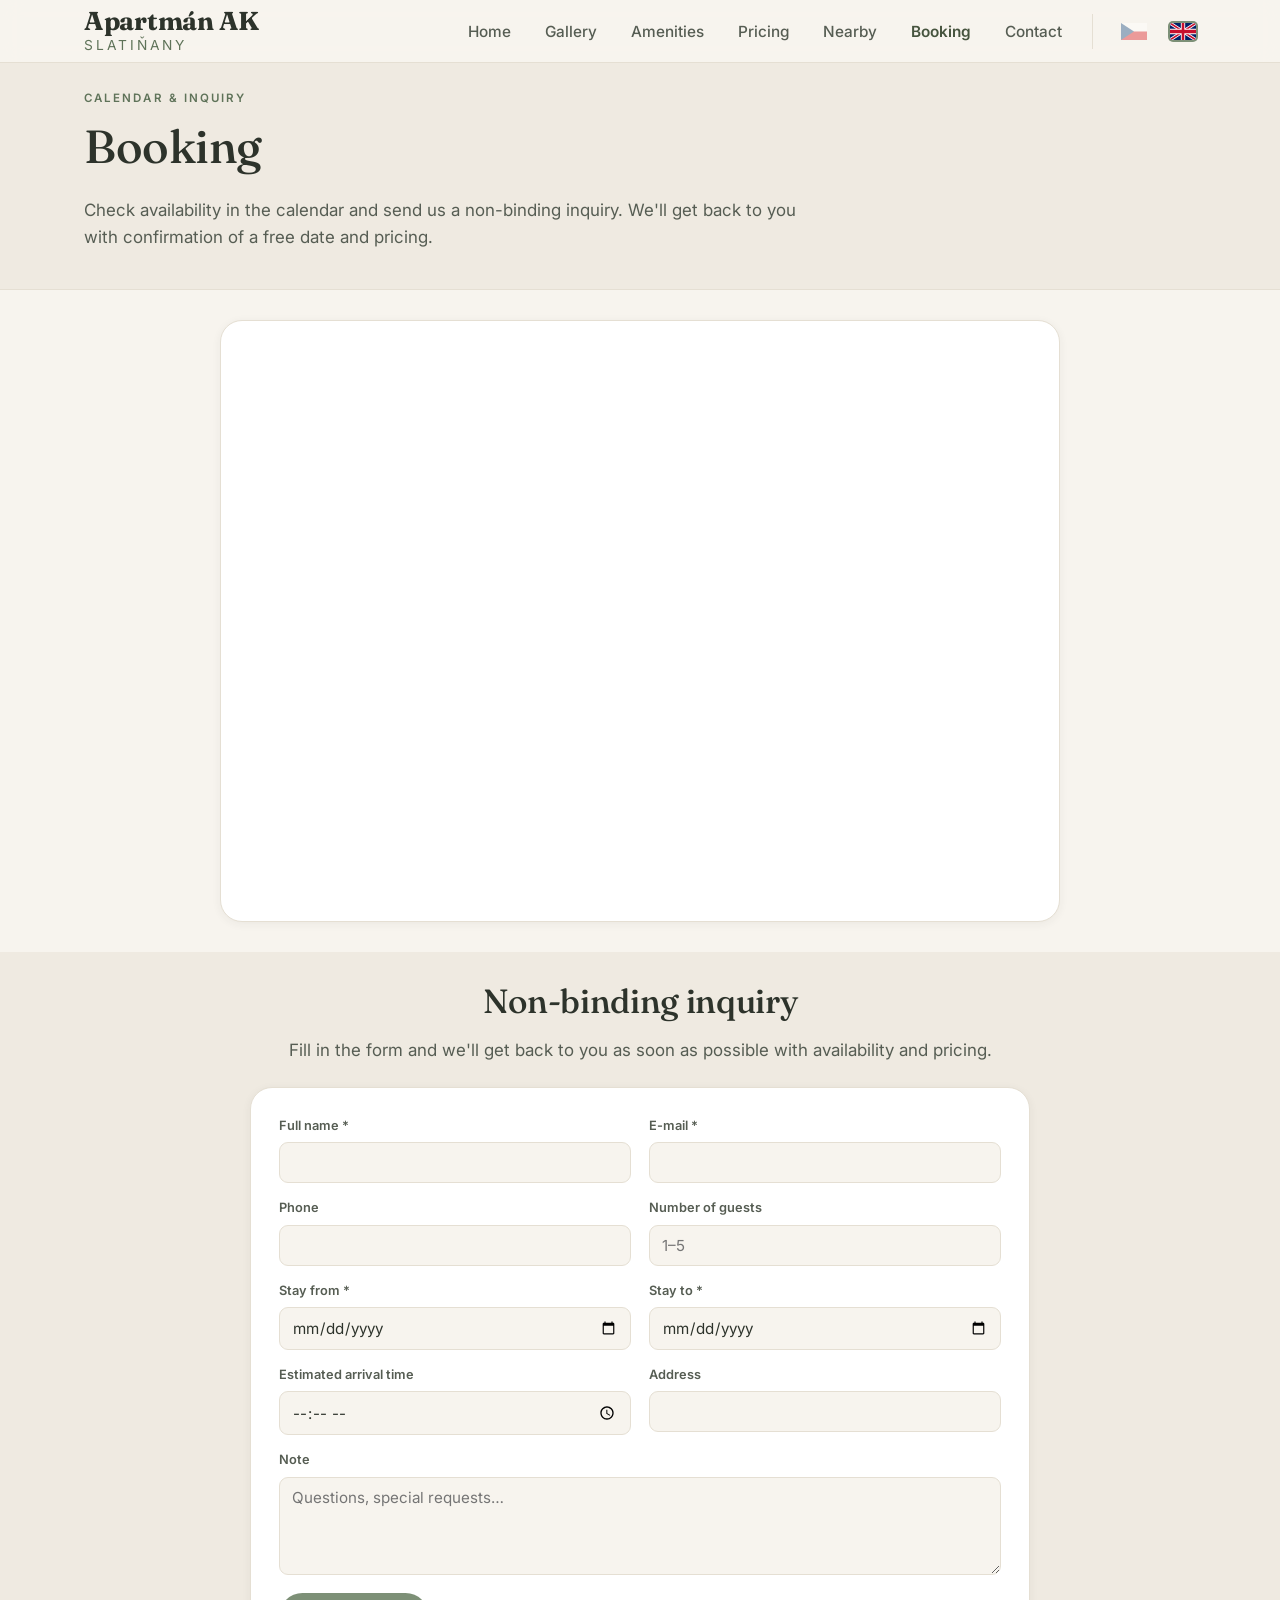
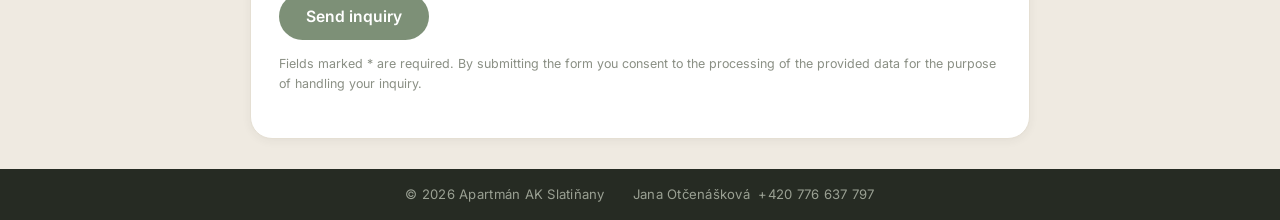
<file: en/rezervace.html>
<!DOCTYPE html>
<html lang="en">
<head>
  <meta charset="UTF-8" />
  <meta name="viewport" content="width=device-width, initial-scale=1.0" />
  <title>Booking — Apartmán AK Slatiňany</title>
  <meta name="description" content="Book your stay at Apartmán AK Slatiňany — availability calendar and a non-binding inquiry form." />
  <link rel="preconnect" href="https://fonts.googleapis.com" />
  <link rel="preconnect" href="https://fonts.gstatic.com" crossorigin />
  <link href="https://fonts.googleapis.com/css2?family=Fraunces:opsz,wght@9..144,400;9..144,500;9..144,600&family=Inter:wght@400;500;600&display=swap" rel="stylesheet" />
  <link rel="stylesheet" href="../css/style.css?v=7" />
</head>
<body>

  <header class="site-header">
    <div class="container">
      <nav class="nav" aria-label="Main navigation">
        <a href="index.html" class="brand">
          <span class="brand__name">Apartmán AK</span>
          <span class="brand__sub">Slatiňany</span>
        </a>
        <button class="nav__toggle" aria-label="Open menu" aria-expanded="false">
          <span></span><span></span><span></span>
        </button>
        <ul class="nav__links">
          <li><a href="index.html">Home</a></li>
          <li><a href="galerie.html">Gallery</a></li>
          <li><a href="vybaveni.html">Amenities</a></li>
          <li><a href="cenik.html">Pricing</a></li>
          <li><a href="okoli.html">Nearby</a></li>
          <li><a href="rezervace.html" class="is-active">Booking</a></li>
          <li><a href="kontakt.html">Contact</a></li>
          <li class="nav__lang">
            <a class="lang-flag" href="../rezervace.html" title="Čeština" aria-label="Přepnout do češtiny"><svg class="flag" viewBox="0 0 6 4" preserveAspectRatio="none" aria-hidden="true"><path fill="#fff" d="M0 0h6v2H0z"/><path fill="#d7141a" d="M0 2h6v2H0z"/><path fill="#11457e" d="M0 0l3 2-3 2z"/></svg></a>
            <span class="lang-flag is-active" title="English" aria-label="English"><svg class="flag" viewBox="0 0 60 30" preserveAspectRatio="none" aria-hidden="true"><rect width="60" height="30" fill="#012169"/><path d="M0 0l60 30M60 0L0 30" stroke="#fff" stroke-width="6"/><path d="M0 0l60 30M60 0L0 30" stroke="#c8102e" stroke-width="3"/><path d="M30 0v30M0 15h60" stroke="#fff" stroke-width="10"/><path d="M30 0v30M0 15h60" stroke="#c8102e" stroke-width="6"/></svg></span>
          </li>
        </ul>
      </nav>
    </div>
  </header>

  <section class="pagehead">
    <div class="container">
      <p class="eyebrow">Calendar &amp; inquiry</p>
      <h1>Booking</h1>
      <p class="lead">Check availability in the calendar and send us a non-binding inquiry. We'll get back to you with confirmation of a free date and pricing.</p>
    </div>
  </section>

  <!-- Availability calendar -->
  <section class="section section--tight">
    <div class="container">
      <div class="calendar-embed">
        <iframe src="https://calendar.google.com/calendar/embed?height=600&wkst=2&ctz=Europe%2FPrague&showPrint=0&mode=MONTH&title=Apartman%20AK%20Slatinany%20web&src=YXBhcnRtYW4tYWstc2xhdGluYW55QHNlem5hbS5jeg&src=ZW4tZ2IuY3plY2gjaG9saWRheUBncm91cC52LmNhbGVuZGFyLmdvb2dsZS5jb20&src=dWV2YjZqMXZzNmRwdGxoMTdsaGkyam1qOTAzbmhhczFAaW1wb3J0LmNhbGVuZGFyLmdvb2dsZS5jb20&color=%23039be5&color=%230b8043&color=%23795548" style="border:0" width="800" height="600" frameborder="0" scrolling="no" title="Availability calendar"></iframe>
      </div>
    </div>
  </section>

  <!-- Inquiry form -->
  <section class="section section--alt section--tight">
    <div class="container">
      <div class="form-wrap">
        <div class="center">
          <h2>Non-binding inquiry</h2>
          <p class="lead" style="margin: 0 auto;">Fill in the form and we'll get back to you as soon as possible with availability and pricing.</p>
        </div>
        <form class="inquiry-form" action="https://formsubmit.co/apartman-ak-slatinany@seznam.cz" method="POST">
          <input type="hidden" name="_subject" value="New inquiry – Apartmán AK Slatiňany">
          <input type="hidden" name="_template" value="table">
          <input type="hidden" name="_captcha" value="false">
          <input type="text" name="_honey" style="display:none">
          <div class="form-grid">
            <div class="field">
              <label for="f-jmeno">Full name *</label>
              <input id="f-jmeno" name="Name" type="text" autocomplete="name" required>
            </div>
            <div class="field">
              <label for="f-email">E-mail *</label>
              <input id="f-email" name="E-mail" type="email" autocomplete="email" required>
            </div>
            <div class="field">
              <label for="f-telefon">Phone</label>
              <input id="f-telefon" name="Phone" type="tel" autocomplete="tel">
            </div>
            <div class="field">
              <label for="f-osoby">Number of guests</label>
              <input id="f-osoby" name="Number of guests" type="number" min="1" max="5" inputmode="numeric" placeholder="1–5">
            </div>
            <div class="field">
              <label for="f-od">Stay from *</label>
              <input id="f-od" name="Stay from" type="date" required>
            </div>
            <div class="field">
              <label for="f-do">Stay to *</label>
              <input id="f-do" name="Stay to" type="date" required>
            </div>
            <div class="field">
              <label for="f-prijezd">Estimated arrival time</label>
              <input id="f-prijezd" name="Estimated arrival time" type="time">
            </div>
            <div class="field">
              <label for="f-adresa">Address</label>
              <input id="f-adresa" name="Address" type="text" autocomplete="street-address">
            </div>
            <div class="field field--full">
              <label for="f-pozn">Note</label>
              <textarea id="f-pozn" name="Note" rows="4" placeholder="Questions, special requests…"></textarea>
            </div>
          </div>
          <button type="submit" class="btn btn--primary">Send inquiry</button>
          <p class="form-note">Fields marked * are required. By submitting the form you consent to the processing of the provided data for the purpose of handling your inquiry.</p>
        </form>
      </div>
    </div>
  </section>

  <div class="copyright-bar"><span class="cb-brand">© <span id="year">2026</span> Apartmán AK Slatiňany</span><span class="cb-tel">Jana Otčenášková&nbsp;&nbsp;+420 776 637 797</span></div>

  <script src="../js/main.js"></script>
</body>
</html>
</file>
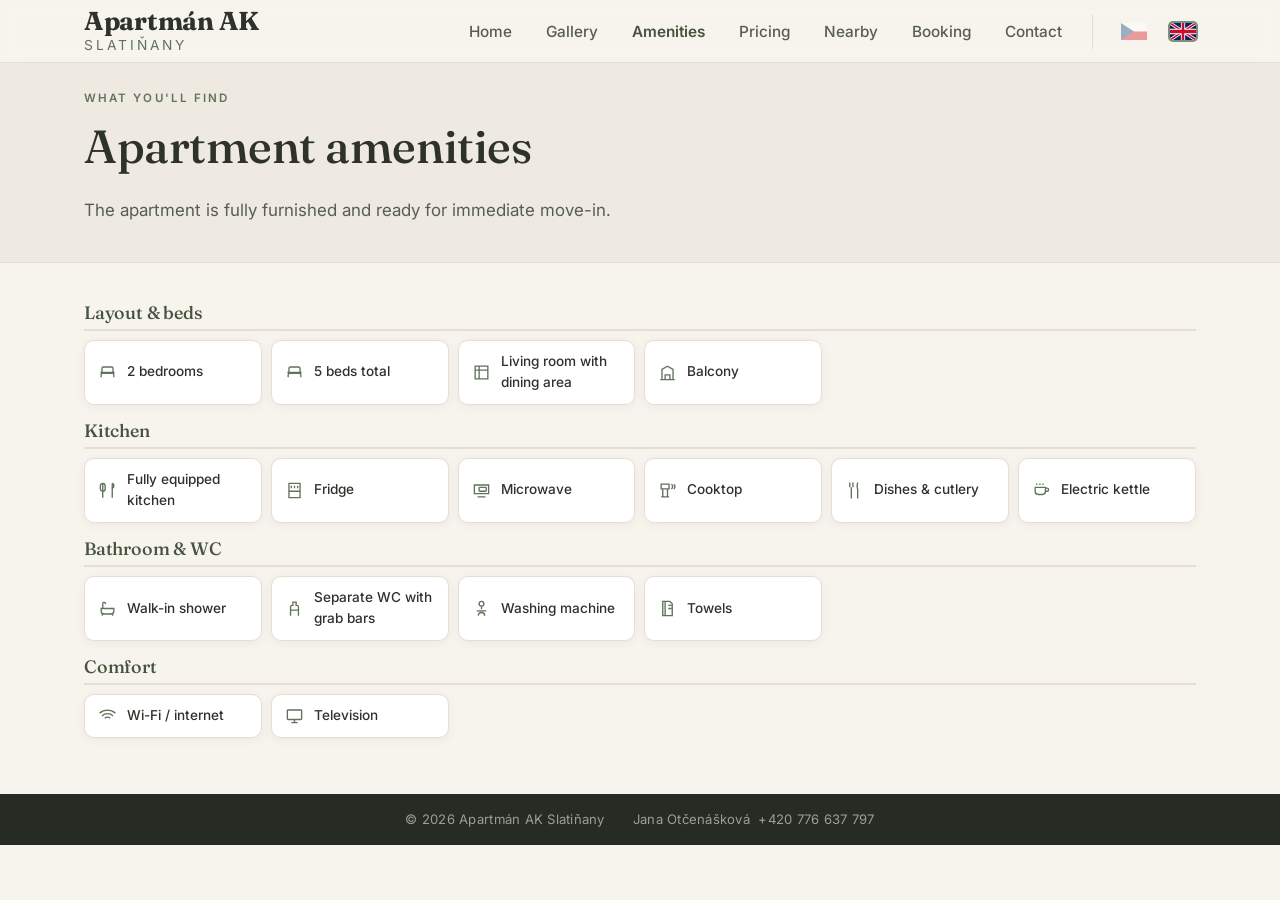
<file: en/vybaveni.html>
<!DOCTYPE html>
<html lang="en">
<head>
  <meta charset="UTF-8" />
  <meta name="viewport" content="width=device-width, initial-scale=1.0" />
  <title>Amenities — Apartmán AK Slatiňany</title>
  <meta name="description" content="A complete overview of the amenities at Apartmán AK Slatiňany — bedrooms, kitchen, bathroom, appliances and more." />
  <link rel="preconnect" href="https://fonts.googleapis.com" />
  <link rel="preconnect" href="https://fonts.gstatic.com" crossorigin />
  <link href="https://fonts.googleapis.com/css2?family=Fraunces:opsz,wght@9..144,400;9..144,500;9..144,600&family=Inter:wght@400;500;600&display=swap" rel="stylesheet" />
  <link rel="stylesheet" href="../css/style.css?v=7" />
</head>
<body>

  <header class="site-header">
    <div class="container">
      <nav class="nav" aria-label="Main navigation">
        <a href="index.html" class="brand">
          <span class="brand__name">Apartmán AK</span>
          <span class="brand__sub">Slatiňany</span>
        </a>
        <button class="nav__toggle" aria-label="Open menu" aria-expanded="false">
          <span></span><span></span><span></span>
        </button>
        <ul class="nav__links">
          <li><a href="index.html">Home</a></li>
          <li><a href="galerie.html">Gallery</a></li>
          <li><a href="vybaveni.html" class="is-active">Amenities</a></li>
          <li><a href="cenik.html">Pricing</a></li>
          <li><a href="okoli.html">Nearby</a></li>
          <li><a href="rezervace.html">Booking</a></li>
          <li><a href="kontakt.html">Contact</a></li>
          <li class="nav__lang">
            <a class="lang-flag" href="../vybaveni.html" title="Čeština" aria-label="Přepnout do češtiny"><svg class="flag" viewBox="0 0 6 4" preserveAspectRatio="none" aria-hidden="true"><path fill="#fff" d="M0 0h6v2H0z"/><path fill="#d7141a" d="M0 2h6v2H0z"/><path fill="#11457e" d="M0 0l3 2-3 2z"/></svg></a>
            <span class="lang-flag is-active" title="English" aria-label="English"><svg class="flag" viewBox="0 0 60 30" preserveAspectRatio="none" aria-hidden="true"><rect width="60" height="30" fill="#012169"/><path d="M0 0l60 30M60 0L0 30" stroke="#fff" stroke-width="6"/><path d="M0 0l60 30M60 0L0 30" stroke="#c8102e" stroke-width="3"/><path d="M30 0v30M0 15h60" stroke="#fff" stroke-width="10"/><path d="M30 0v30M0 15h60" stroke="#c8102e" stroke-width="6"/></svg></span>
          </li>
        </ul>
      </nav>
    </div>
  </header>

  <section class="pagehead">
    <div class="container">
      <p class="eyebrow">What you'll find</p>
      <h1>Apartment amenities</h1>
      <p class="lead">The apartment is fully furnished and ready for immediate move-in.</p>
    </div>
  </section>

  <section class="section">
    <div class="container">

      <!-- Layout -->
      <div class="amenity-group">
        <h3>Layout &amp; beds</h3>
        <div class="amenities">
          <div class="amenity"><svg viewBox="0 0 24 24" fill="none" stroke="currentColor" stroke-width="1.7"><path d="M3 12h18M5 12V7a2 2 0 0 1 2-2h10a2 2 0 0 1 2 2v5M4 18v-3a2 2 0 0 1 2-2h12a2 2 0 0 1 2 2v3"/></svg><span>2 bedrooms</span></div>
          <div class="amenity"><svg viewBox="0 0 24 24" fill="none" stroke="currentColor" stroke-width="1.7"><path d="M3 12h18M5 12V7a2 2 0 0 1 2-2h10a2 2 0 0 1 2 2v5M4 18v-3a2 2 0 0 1 2-2h12a2 2 0 0 1 2 2v3"/></svg><span>5 beds total</span></div>
          <div class="amenity"><svg viewBox="0 0 24 24" fill="none" stroke="currentColor" stroke-width="1.7"><path d="M4 4h16v16H4zM4 9h16M9 4v16"/></svg><span>Living room with dining area</span></div>
          <div class="amenity"><svg viewBox="0 0 24 24" fill="none" stroke="currentColor" stroke-width="1.7"><path d="M3 21h18M5 21V8l7-4 7 4v13M9 21v-6h6v6"/></svg><span>Balcony</span></div>
        </div>
      </div>

      <!-- Kitchen -->
      <div class="amenity-group">
        <h3>Kitchen</h3>
        <div class="amenities">
          <div class="amenity"><svg viewBox="0 0 24 24" fill="none" stroke="currentColor" stroke-width="1.7"><path d="M6 3v18M6 3a3 3 0 0 1 3 3v4a3 3 0 0 1-6 0V6a3 3 0 0 1 3-3ZM18 3v7M18 3c1.5 0 2 1.5 2 3s-.5 3-2 3M18 10v11"/></svg><span>Fully equipped kitchen</span></div>
          <div class="amenity"><svg viewBox="0 0 24 24" fill="none" stroke="currentColor" stroke-width="1.7"><path d="M5 3h14v18H5zM5 13h14M8 6v3M12 6v3M16 6v3"/></svg><span>Fridge</span></div>
          <div class="amenity"><svg viewBox="0 0 24 24" fill="none" stroke="currentColor" stroke-width="1.7"><path d="M3 5h18v11H3zM7 20h10M6 9h.01M6 12h.01"/><rect x="9" y="8" width="9" height="5" rx="1"/></svg><span>Microwave</span></div>
          <div class="amenity"><svg viewBox="0 0 24 24" fill="none" stroke="currentColor" stroke-width="1.7"><path d="M4 4h10v6H4zM6 10v10M12 10v10M4 20h10M17 4c2 2 2 4 0 6M20 4c2 2 2 4 0 6"/></svg><span>Cooktop</span></div>
          <div class="amenity"><svg viewBox="0 0 24 24" fill="none" stroke="currentColor" stroke-width="1.7"><path d="M6 2v6M10 2v6M8 8v14M16 2c-1 3-1 6 0 9v11"/></svg><span>Dishes &amp; cutlery</span></div>
          <div class="amenity"><svg viewBox="0 0 24 24" fill="none" stroke="currentColor" stroke-width="1.7"><path d="M4 8h13v5a4 4 0 0 1-4 4H8a4 4 0 0 1-4-4zM17 9h2a2 2 0 0 1 0 4h-2M6 3v2M10 3v2M14 3v2"/></svg><span>Electric kettle</span></div>
        </div>
      </div>

      <!-- Bathroom -->
      <div class="amenity-group">
        <h3>Bathroom &amp; WC</h3>
        <div class="amenities">
          <div class="amenity"><svg viewBox="0 0 24 24" fill="none" stroke="currentColor" stroke-width="1.7"><path d="M4 12h16v3a4 4 0 0 1-4 4H8a4 4 0 0 1-4-4zM6 12V6a2 2 0 0 1 2-2M8 4l2 2M6 19l-1 2M18 19l1 2"/></svg><span>Walk-in shower</span></div>
          <div class="amenity"><svg viewBox="0 0 24 24" fill="none" stroke="currentColor" stroke-width="1.7"><path d="M7 21V10a2 2 0 0 1 2-2h1V4h4v4h1a2 2 0 0 1 2 2v11M7 14h10"/></svg><span>Separate WC with grab bars</span></div>
          <div class="amenity"><svg viewBox="0 0 24 24" fill="none" stroke="currentColor" stroke-width="1.7"><circle cx="12" cy="6" r="3"/><path d="M12 9v4M8 21a4 4 0 0 1 8 0M6 15h12"/></svg><span>Washing machine</span></div>
          <div class="amenity"><svg viewBox="0 0 24 24" fill="none" stroke="currentColor" stroke-width="1.7"><path d="M6 3h9l3 3v15H6zM9 3v18M13 8h4M13 12h4"/></svg><span>Towels</span></div>
        </div>
      </div>

      <!-- Comfort -->
      <div class="amenity-group">
        <h3>Comfort</h3>
        <div class="amenities">
          <div class="amenity"><svg viewBox="0 0 24 24" fill="none" stroke="currentColor" stroke-width="1.7"><path d="M5 12.5a10 10 0 0 1 14 0M8.5 15.5a5.5 5.5 0 0 1 7 0M12 18.5h.01M2 9a15 15 0 0 1 20 0"/></svg><span>Wi-Fi / internet</span></div>
          <div class="amenity"><svg viewBox="0 0 24 24" fill="none" stroke="currentColor" stroke-width="1.7"><rect x="3" y="5" width="18" height="12" rx="1"/><path d="M8 21h8M12 17v4"/></svg><span>Television</span></div>
        </div>
      </div>

    </div>
  </section>

  <div class="copyright-bar"><span class="cb-brand">© <span id="year">2026</span> Apartmán AK Slatiňany</span><span class="cb-tel">Jana Otčenášková&nbsp;&nbsp;+420 776 637 797</span></div>

  <script src="../js/main.js"></script>
</body>
</html>
</file>
<file: css/style.css>
/* =========================================================
   Apartmán AK Slatiňany — design system
   Šalvějová zelená + krém, moderní a decentní styl
   ========================================================= */

:root {
  /* Barvy */
  --bg:        #f7f4ee;   /* teplá krémová */
  --bg-alt:    #efeae1;   /* jemně tmavší sekce */
  --surface:   #ffffff;
  --ink:       #2d332b;   /* hlavní text – tmavá šedozelená */
  --ink-soft:  #565d53;
  --muted:     #8a8f84;
  --sage:      #7d9077;   /* hlavní akcent */
  --sage-dark: #5f7359;
  --sage-deep: #46543e;   /* text na světlém */
  --sand:      #c3a179;   /* teplý doplněk (dřevo) */
  --line:      #e5dfd3;
  --shadow-sm: 0 2px 10px rgba(45, 51, 43, .06);
  --shadow-md: 0 12px 40px rgba(45, 51, 43, .12);

  /* Typografie */
  --font-head: "Fraunces", Georgia, "Times New Roman", serif;
  --font-body: "Inter", system-ui, -apple-system, "Segoe UI", Roboto, sans-serif;

  /* Layout */
  --maxw: 1160px;
  --radius: 14px;
  --radius-lg: 22px;
}

/* ---------- Reset / základ ---------- */
*, *::before, *::after { box-sizing: border-box; }
html { scroll-behavior: smooth; -webkit-text-size-adjust: 100%; }
body {
  margin: 0;
  font-family: var(--font-body);
  color: var(--ink);
  background: var(--bg);
  line-height: 1.6;
  font-size: 16.5px;
  -webkit-font-smoothing: antialiased;
}
img { max-width: 100%; display: block; }
a { color: var(--sage-dark); text-decoration: none; transition: color .2s; }
a:hover { color: var(--sage-deep); }

h1, h2, h3, h4 {
  font-family: var(--font-head);
  font-weight: 500;
  line-height: 1.15;
  color: var(--ink);
  margin: 0 0 .5em;
  letter-spacing: -0.01em;
}
h1 { font-size: clamp(1.9rem, 4.2vw, 2.9rem); }
h2 { font-size: clamp(1.5rem, 3vw, 2.1rem); }
h3 { font-size: 1.3rem; }
p { margin: 0 0 1rem; }

.container { width: 100%; max-width: var(--maxw); margin: 0 auto; padding: 0 24px; }

.section { padding: 40px 0; }
.section--alt { background: var(--bg-alt); }
.section--tight { padding: 30px 0; }

.eyebrow {
  font-family: var(--font-body);
  text-transform: uppercase;
  letter-spacing: .18em;
  font-size: .72rem;
  font-weight: 600;
  color: var(--sage-dark);
  margin: 0 0 .8rem;
}
.lead { font-size: 1.06rem; color: var(--ink-soft); max-width: 66ch; }
.center { text-align: center; }
.center .lead { margin-left: auto; margin-right: auto; }

/* ---------- Tlačítka ---------- */
.btn {
  display: inline-flex;
  align-items: center;
  gap: .5em;
  font-family: var(--font-body);
  font-weight: 600;
  font-size: .98rem;
  padding: 13px 26px;
  border-radius: 999px;
  border: 1.5px solid transparent;
  cursor: pointer;
  transition: all .2s ease;
  white-space: nowrap;
}
.btn--primary { background: var(--sage); color: #fff; }
.btn--primary:hover { background: var(--sage-dark); color: #fff; transform: translateY(-1px); box-shadow: var(--shadow-sm); }
.btn--ghost { background: transparent; color: var(--ink); border-color: var(--line); }
.btn--ghost:hover { border-color: var(--sage); color: var(--sage-deep); }
.btn-row { display: flex; flex-wrap: wrap; gap: 14px; }

/* ---------- Hlavička ---------- */
.site-header {
  position: sticky; top: 0; z-index: 100;
  background: rgba(247, 244, 238, .88);
  backdrop-filter: blur(10px);
  border-bottom: 1px solid var(--line);
}
.nav {
  display: flex; align-items: center; justify-content: space-between;
  height: 62px;
}
.brand { display: flex; flex-direction: column; line-height: 1; }
.brand__name { font-family: var(--font-head); font-size: 1.62rem; color: var(--ink); font-weight: 700; letter-spacing: -0.01em; white-space: nowrap; }
.brand__sub { font-size: .86rem; letter-spacing: .22em; text-transform: uppercase; color: var(--sage-dark); margin-top: 4px; }

.nav__links { display: flex; align-items: center; gap: 6px; list-style: none; margin: 0; padding: 0; }
.nav__links a {
  color: var(--ink-soft);
  font-weight: 500;
  font-size: .96rem;
  padding: 9px 14px;
  border-radius: 8px;
  transition: background .2s, color .2s;
}
.nav__links a:hover { background: rgba(125, 144, 119, .12); color: var(--sage-deep); }
.nav__links a.is-active { color: var(--sage-deep); font-weight: 600; }

/* Přepínač jazyků */
.nav__lang { display: flex; align-items: center; gap: 9px; margin-left: 10px; padding-left: 14px; border-left: 1px solid var(--line); }
.lang-flag { display: inline-flex; line-height: 0; border-radius: 3px; overflow: hidden; opacity: .4; transition: opacity .2s, transform .2s, box-shadow .2s; }
.lang-flag:hover { opacity: 1; transform: translateY(-1px); }
.lang-flag.is-active { opacity: 1; box-shadow: 0 0 0 2px var(--sage); }
.lang-flag .flag { display: block; width: 26px; height: 17px; }

.nav__toggle {
  display: none;
  background: none; border: 0; cursor: pointer;
  width: 44px; height: 44px; padding: 10px;
}
.nav__toggle span { display: block; height: 2px; background: var(--ink); margin: 5px 0; transition: .3s; border-radius: 2px; }
.nav.is-open .nav__toggle span:nth-child(1) { transform: translateY(7px) rotate(45deg); }
.nav.is-open .nav__toggle span:nth-child(2) { opacity: 0; }
.nav.is-open .nav__toggle span:nth-child(3) { transform: translateY(-7px) rotate(-45deg); }

/* ---------- Hero ---------- */
.hero { position: relative; min-height: 60vh; display: flex; align-items: center; }
.hero__bg { position: absolute; inset: 0; z-index: 0; }
.hero__bg img { width: 100%; height: 100%; object-fit: cover; }
.hero__bg::after {
  content: ""; position: absolute; inset: 0;
  background: linear-gradient(100deg, rgba(30,36,28,.62) 0%, rgba(30,36,28,.28) 55%, rgba(30,36,28,.05) 100%);
}
.hero__inner { position: relative; z-index: 1; color: #fff; padding: 54px 0; max-width: 640px; }
.hero__inner .eyebrow { color: #d8e0d2; }
.hero h1 { color: #fff; }
.hero p { color: rgba(255,255,255,.92); font-size: 1.18rem; max-width: 48ch; }

/* Menší hero pro vnitřní stránky */
.pagehead { background: var(--bg-alt); border-bottom: 1px solid var(--line); padding: 26px 0 22px; }
.pagehead .lead { margin-top: .4rem; }

/* ---------- Prvky / vlastnosti ---------- */
.features { display: grid; grid-template-columns: repeat(auto-fit, minmax(230px, 1fr)); gap: 16px; }
.feature {
  background: var(--surface);
  border: 1px solid var(--line);
  border-radius: var(--radius);
  padding: 22px;
  box-shadow: var(--shadow-sm);
  transition: transform .2s, box-shadow .2s;
}
.feature:hover { transform: translateY(-3px); box-shadow: var(--shadow-md); }
.feature__icon {
  width: 46px; height: 46px; border-radius: 12px;
  background: rgba(125,144,119,.14); color: var(--sage-dark);
  display: grid; place-items: center; margin-bottom: 16px;
}
.feature__icon svg { width: 24px; height: 24px; }
.feature h3 { margin-bottom: .3em; }
.feature p { margin: 0; color: var(--ink-soft); font-size: .96rem; }

/* ---------- Dvousloupec (text + obraz) ---------- */
.split { display: grid; grid-template-columns: 1fr 1fr; gap: 40px; align-items: center; }
.split__media img { border-radius: var(--radius-lg); box-shadow: var(--shadow-md); width: 100%; height: 100%; object-fit: cover; max-height: 460px; }
.split--reverse .split__media { order: 2; }

/* ---------- Náhledová mřížka fotek ---------- */
.teaser-grid { display: grid; grid-template-columns: repeat(4, 1fr); grid-auto-rows: 200px; gap: 14px; }
.teaser-grid a { border-radius: var(--radius); overflow: hidden; position: relative; }
.teaser-grid img { width: 100%; height: 100%; object-fit: cover; transition: transform .5s ease; }
.teaser-grid a:hover img { transform: scale(1.06); }
.teaser-grid a.wide { grid-column: span 2; }
.teaser-grid a.tall { grid-row: span 2; }

/* ---------- Galerie ---------- */
.gallery-filters { display: flex; flex-wrap: wrap; gap: 10px; margin-bottom: 34px; }
.filter-btn {
  font-family: var(--font-body); font-weight: 500; font-size: .92rem;
  padding: 9px 18px; border-radius: 999px;
  border: 1.5px solid var(--line); background: var(--surface); color: var(--ink-soft);
  cursor: pointer; transition: all .2s;
}
.filter-btn:hover { border-color: var(--sage); color: var(--sage-deep); }
.filter-btn.is-active { background: var(--sage); border-color: var(--sage); color: #fff; }

.gallery-grid { columns: 3; column-gap: 16px; }
.gallery-grid .gitem { break-inside: avoid; margin-bottom: 16px; border-radius: var(--radius); overflow: hidden; cursor: zoom-in; box-shadow: var(--shadow-sm); }
.gallery-grid .gitem img { width: 100%; transition: transform .5s ease, filter .3s; }
.gallery-grid .gitem:hover img { transform: scale(1.04); }

/* Lightbox */
.lightbox {
  position: fixed; inset: 0; z-index: 200;
  background: rgba(24, 28, 22, .92);
  display: none; align-items: center; justify-content: center;
  padding: 30px;
}
.lightbox.is-open { display: flex; }
.lightbox img { max-width: 92vw; max-height: 86vh; border-radius: 10px; box-shadow: 0 20px 60px rgba(0,0,0,.5); }
.lightbox__close, .lightbox__nav {
  position: absolute; background: rgba(255,255,255,.12); color: #fff;
  border: 0; cursor: pointer; border-radius: 999px;
  width: 52px; height: 52px; font-size: 1.6rem; line-height: 1;
  display: grid; place-items: center; transition: background .2s;
}
.lightbox__close:hover, .lightbox__nav:hover { background: rgba(255,255,255,.28); }
.lightbox__close { top: 22px; right: 22px; }
.lightbox__nav { top: 50%; transform: translateY(-50%); }
.lightbox__nav--prev { left: 22px; }
.lightbox__nav--next { right: 22px; }
.lightbox__counter { position: absolute; bottom: 24px; left: 50%; transform: translateX(-50%); color: rgba(255,255,255,.8); font-size: .9rem; letter-spacing: .05em; }

/* ---------- Tabulky (ceník) ---------- */
.pricing-note {
  background: rgba(125,144,119,.1);
  border: 1px solid rgba(125,144,119,.3);
  border-radius: var(--radius);
  padding: 18px 22px; margin-bottom: 30px; color: var(--ink-soft); font-size: .96rem;
}
.table-wrap { overflow-x: auto; border-radius: var(--radius); border: 1px solid var(--line); box-shadow: var(--shadow-sm); }
table.price { width: 100%; border-collapse: collapse; background: var(--surface); min-width: 480px; }
table.price th, table.price td { padding: 10px 15px; text-align: left; border-bottom: 1px solid var(--line); }
table.price thead th { background: var(--sage); color: #fff; font-weight: 600; font-family: var(--font-body); font-size: .95rem; }
table.price tbody tr:last-child td { border-bottom: 0; }
table.price tbody tr:nth-child(even) { background: #faf8f3; }
table.price td strong { color: var(--sage-deep); }

.info-list { list-style: none; padding: 0; margin: 0; display: grid; gap: 12px; }
.info-list li { display: flex; gap: 12px; align-items: flex-start; }
.info-list li::before { content: "✓"; color: var(--sage); font-weight: 700; flex: none; }

/* ---------- Vybavení (amenity grid) ---------- */
.amenities { display: grid; grid-template-columns: repeat(auto-fill, minmax(168px, 1fr)); gap: 9px; }
.amenity { display: flex; align-items: center; gap: 10px; background: var(--surface); border: 1px solid var(--line); border-radius: 10px; padding: 10px 13px; box-shadow: var(--shadow-sm); }
.amenity svg { width: 19px; height: 19px; color: var(--sage-dark); flex: none; }
.amenity span { font-weight: 500; font-size: .85rem; }
.amenity-group { margin-bottom: 16px; }
.amenity-group h3 { color: var(--sage-deep); font-size: 1.12rem; margin-bottom: 9px; padding-bottom: 5px; border-bottom: 2px solid var(--line); }

/* ---------- Okolí (tipy) ---------- */
.tips { display: grid; grid-template-columns: repeat(auto-fill, minmax(280px, 1fr)); gap: 22px; }
.tip { background: var(--surface); border: 1px solid var(--line); border-radius: var(--radius); overflow: hidden; box-shadow: var(--shadow-sm); transition: transform .2s, box-shadow .2s; display: flex; flex-direction: column; }
.tip:hover { transform: translateY(-3px); box-shadow: var(--shadow-md); }
.tip__media { aspect-ratio: 16 / 10; overflow: hidden; background: var(--bg-alt); }
.tip__media img { width: 100%; height: 100%; object-fit: cover; transition: transform .5s ease; }
.tip:hover .tip__media img { transform: scale(1.05); }
.tip__body { padding: 22px 24px; }
.tip__dist { font-size: .8rem; text-transform: uppercase; letter-spacing: .1em; color: var(--sage-dark); font-weight: 600; }
.tip h3 { margin: 6px 0 8px; }
.tip p { margin: 0; color: var(--ink-soft); font-size: .95rem; }
.tip__link { display: inline-block; margin-top: 12px; font-weight: 600; font-size: .9rem; color: var(--sage-dark); }
.tip__link:hover { color: var(--sage-deep); }
.photo-credits { margin-top: 46px; padding-top: 24px; border-top: 1px solid var(--line); font-size: .78rem; color: var(--muted); line-height: 1.9; }
.photo-credits h4 { font-family: var(--font-body); font-size: .78rem; text-transform: uppercase; letter-spacing: .1em; color: var(--ink-soft); margin-bottom: 8px; }
.photo-credits a { color: var(--muted); text-decoration: underline; }
.photo-credits a:hover { color: var(--sage-deep); }

/* ---------- Kontakt ---------- */
.contact-grid { display: grid; grid-template-columns: 1fr 1.2fr; gap: 32px; align-items: start; }
.contact-card { background: var(--surface); border: 1px solid var(--line); border-radius: var(--radius-lg); padding: 24px 26px; box-shadow: var(--shadow-sm); }
.contact-item { display: flex; gap: 14px; align-items: flex-start; padding: 11px 0; border-bottom: 1px solid var(--line); }
.contact-item:last-child { border-bottom: 0; }
.contact-item svg { width: 24px; height: 24px; color: var(--sage-dark); flex: none; margin-top: 3px; }
.contact-item .label { font-size: .78rem; text-transform: uppercase; letter-spacing: .1em; color: var(--muted); margin-bottom: 2px; }
.contact-item .value { font-size: 1.08rem; font-weight: 500; color: var(--ink); }
/* Poptávkový formulář */
.form-wrap { max-width: 780px; margin: 0 auto; }
.inquiry-form { margin-top: 22px; background: var(--surface); border: 1px solid var(--line); border-radius: var(--radius-lg); padding: 28px; box-shadow: var(--shadow-sm); }
.form-grid { display: grid; grid-template-columns: 1fr 1fr; gap: 15px 18px; }
.field { display: flex; flex-direction: column; }
.field--full { grid-column: 1 / -1; }
.field label { font-size: .8rem; font-weight: 600; color: var(--ink-soft); margin-bottom: 6px; }
.field input, .field textarea {
  font-family: var(--font-body); font-size: .95rem; color: var(--ink);
  background: var(--bg); border: 1.5px solid var(--line); border-radius: 9px;
  padding: 10px 12px; transition: border-color .2s; width: 100%;
}
.field input:focus, .field textarea:focus { outline: none; border-color: var(--sage); }
.field textarea { resize: vertical; min-height: 90px; }
.form-note { font-size: .78rem; color: var(--muted); margin-top: 14px; line-height: 1.6; }
.inquiry-form .btn { margin-top: 18px; }
@media (max-width: 620px) { .form-grid { grid-template-columns: 1fr; } }

.map-embed { border-radius: var(--radius-lg); overflow: hidden; box-shadow: var(--shadow-md); border: 1px solid var(--line); }
.map-embed iframe { display: block; width: 100%; height: 100%; min-height: 360px; border: 0; }

/* Kalendář dostupnosti */
.calendar-embed { max-width: 840px; margin: 0 auto; border: 1px solid var(--line); border-radius: var(--radius-lg); overflow: hidden; box-shadow: var(--shadow-sm); background: var(--surface); }
.calendar-embed iframe { display: block; width: 100%; height: 600px; border: 0; }
@media (max-width: 560px) { .calendar-embed iframe { height: 520px; } }

/* ---------- CTA pruh ---------- */
.cta {
  background: linear-gradient(120deg, var(--sage-dark), var(--sage-deep));
  color: #fff; border-radius: var(--radius-lg); padding: 56px; text-align: center;
}
.cta h2 { color: #fff; }
.cta p { color: rgba(255,255,255,.9); max-width: 52ch; margin-left: auto; margin-right: auto; }
.cta .btn--primary { background: #fff; color: var(--sage-deep); }
.cta .btn--primary:hover { background: #f0efe9; color: var(--sage-deep); }

/* ---------- Patička ---------- */
.site-footer { background: #262b23; color: #c9cdc3; padding: 56px 0 30px; }
.site-footer a { color: #d6dccd; }
.site-footer a:hover { color: #fff; }
.footer-grid { display: grid; grid-template-columns: 1.4fr 1fr 1fr; gap: 36px; margin-bottom: 36px; }
.footer-grid h4 { color: #fff; font-family: var(--font-body); font-size: .85rem; text-transform: uppercase; letter-spacing: .1em; margin-bottom: 16px; }
.footer-brand__name { font-family: var(--font-head); font-size: 1.4rem; color: #fff; }
.footer-links { list-style: none; padding: 0; margin: 0; display: grid; gap: 9px; font-size: .95rem; }
.footer-bottom { border-top: 1px solid rgba(255,255,255,.12); padding-top: 22px; font-size: .85rem; color: #9aa093; display: flex; flex-wrap: wrap; gap: 8px 20px; justify-content: space-between; }

/* Tenký proužek s copyrightem */
.copyright-bar { background: #262b23; color: #9aa093; font-size: .82rem; padding: 15px 24px; letter-spacing: .02em; display: flex; flex-wrap: wrap; justify-content: center; align-items: center; gap: 4px 28px; text-align: center; }
.copyright-bar a { color: #c9cdc3; }
.copyright-bar a:hover { color: #fff; }

/* ---------- Responsivita ---------- */
@media (max-width: 900px) {
  .split { grid-template-columns: 1fr; gap: 30px; }
  .split--reverse .split__media { order: 0; }
  .contact-grid { grid-template-columns: 1fr; gap: 28px; }
  .gallery-grid { columns: 2; }
  .footer-grid { grid-template-columns: 1fr 1fr; }
  .teaser-grid { grid-auto-rows: 160px; }
}

@media (max-width: 920px) {
  .nav__toggle { display: block; }
  .nav__links {
    position: absolute; top: 62px; left: 0; right: 0;
    flex-direction: column; align-items: stretch; gap: 0;
    background: var(--bg); border-bottom: 1px solid var(--line);
    padding: 10px 16px 18px;
    display: none;
    box-shadow: var(--shadow-md);
  }
  .nav.is-open .nav__links { display: flex; }
  .nav__links a { padding: 13px 12px; border-radius: 8px; }
  .nav__lang { border-left: 0; margin-left: 0; padding-left: 12px; padding-top: 8px; }
}

@media (max-width: 720px) {
  .cta { padding: 40px 24px; }
  .teaser-grid { grid-template-columns: 1fr 1fr; }
  .teaser-grid a.wide { grid-column: span 2; }
}

@media (max-width: 520px) {
  body { font-size: 16px; }
  .gallery-grid { columns: 1; }
  .footer-grid { grid-template-columns: 1fr; }
  .hero { min-height: 70vh; }
}
</file>
